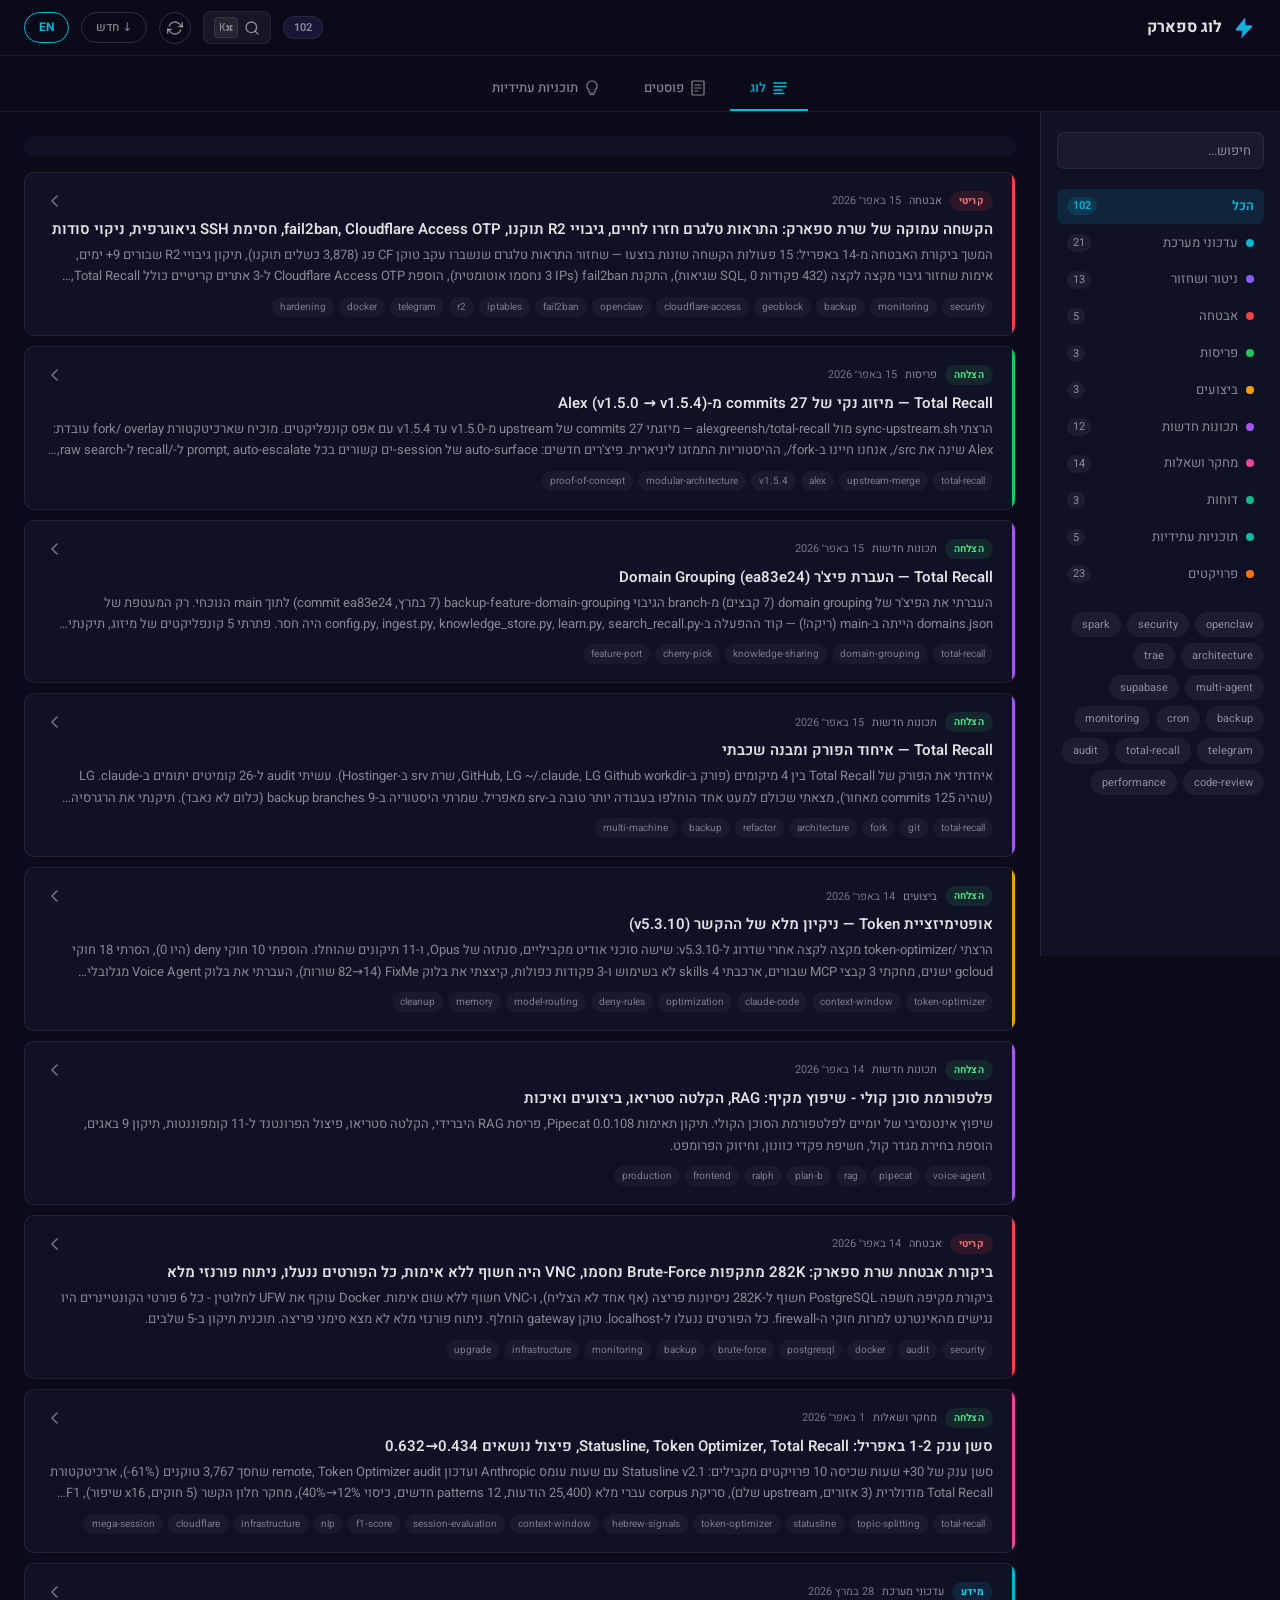
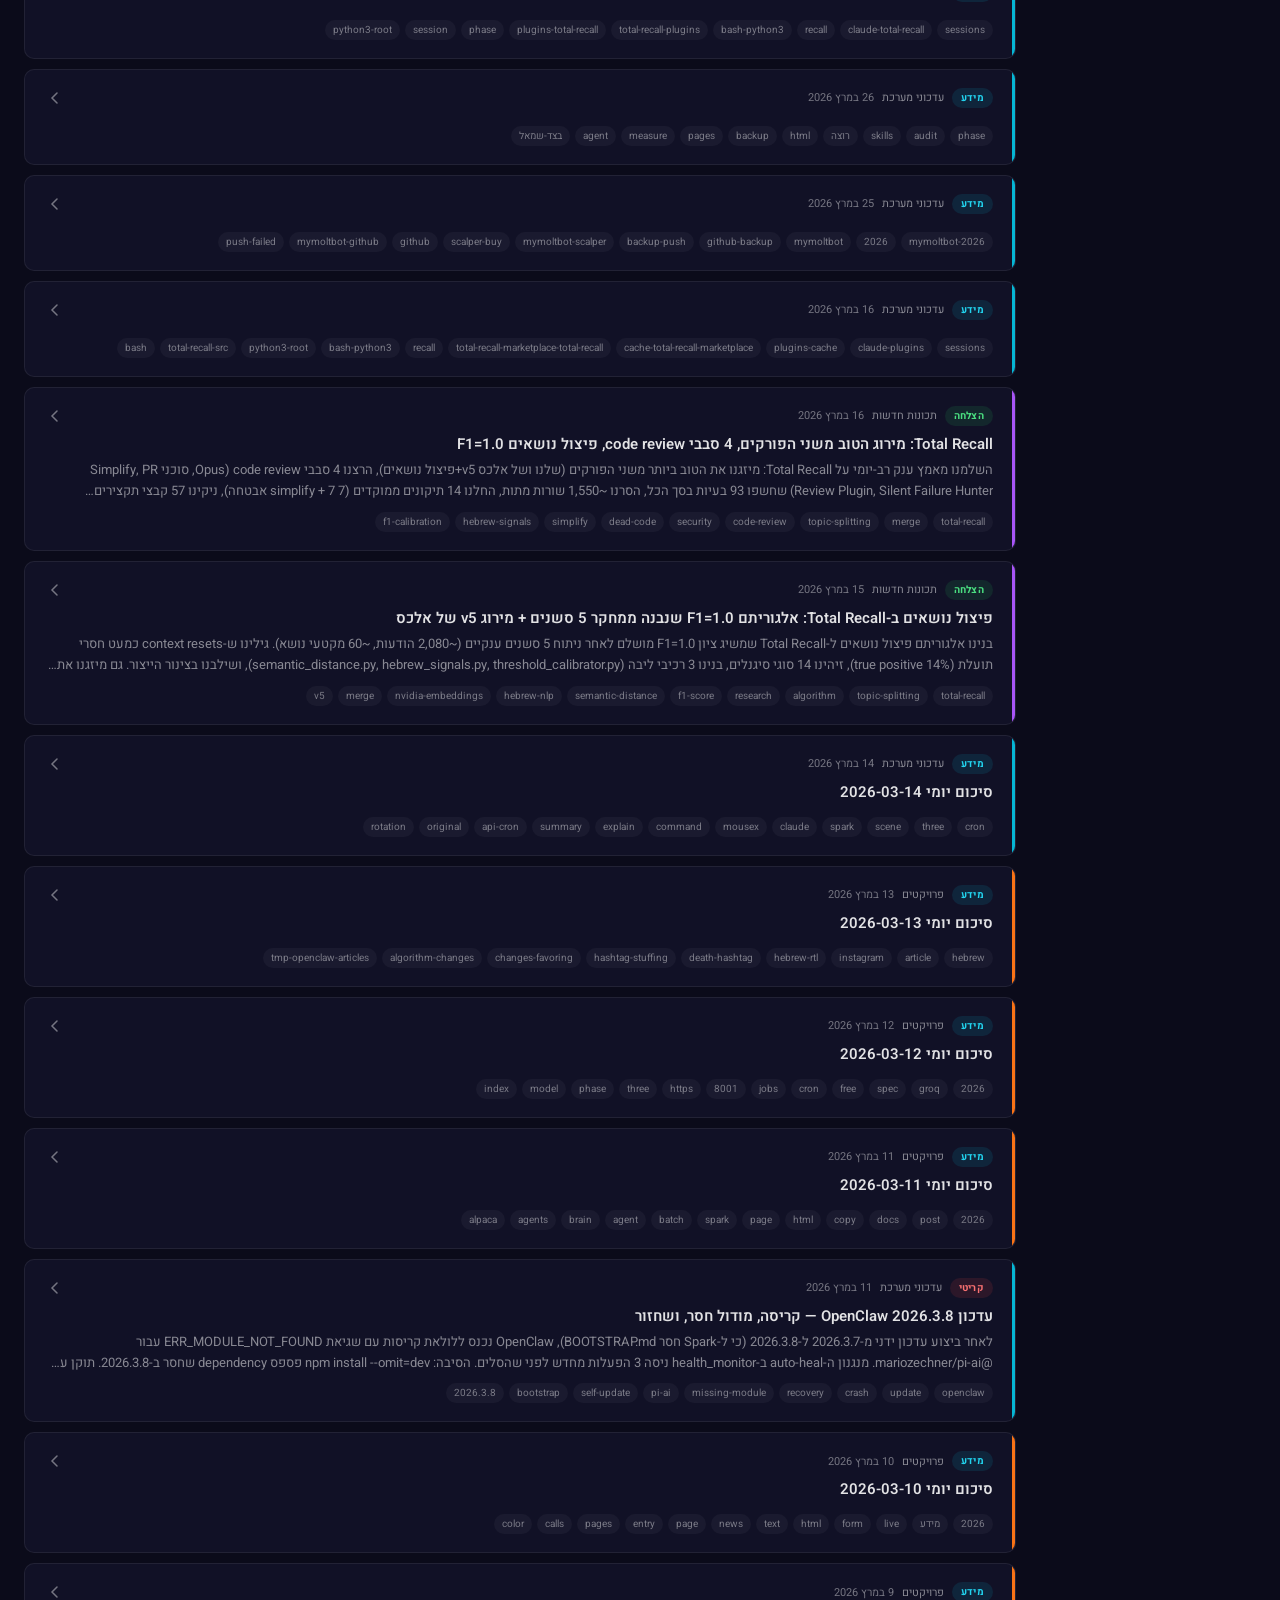
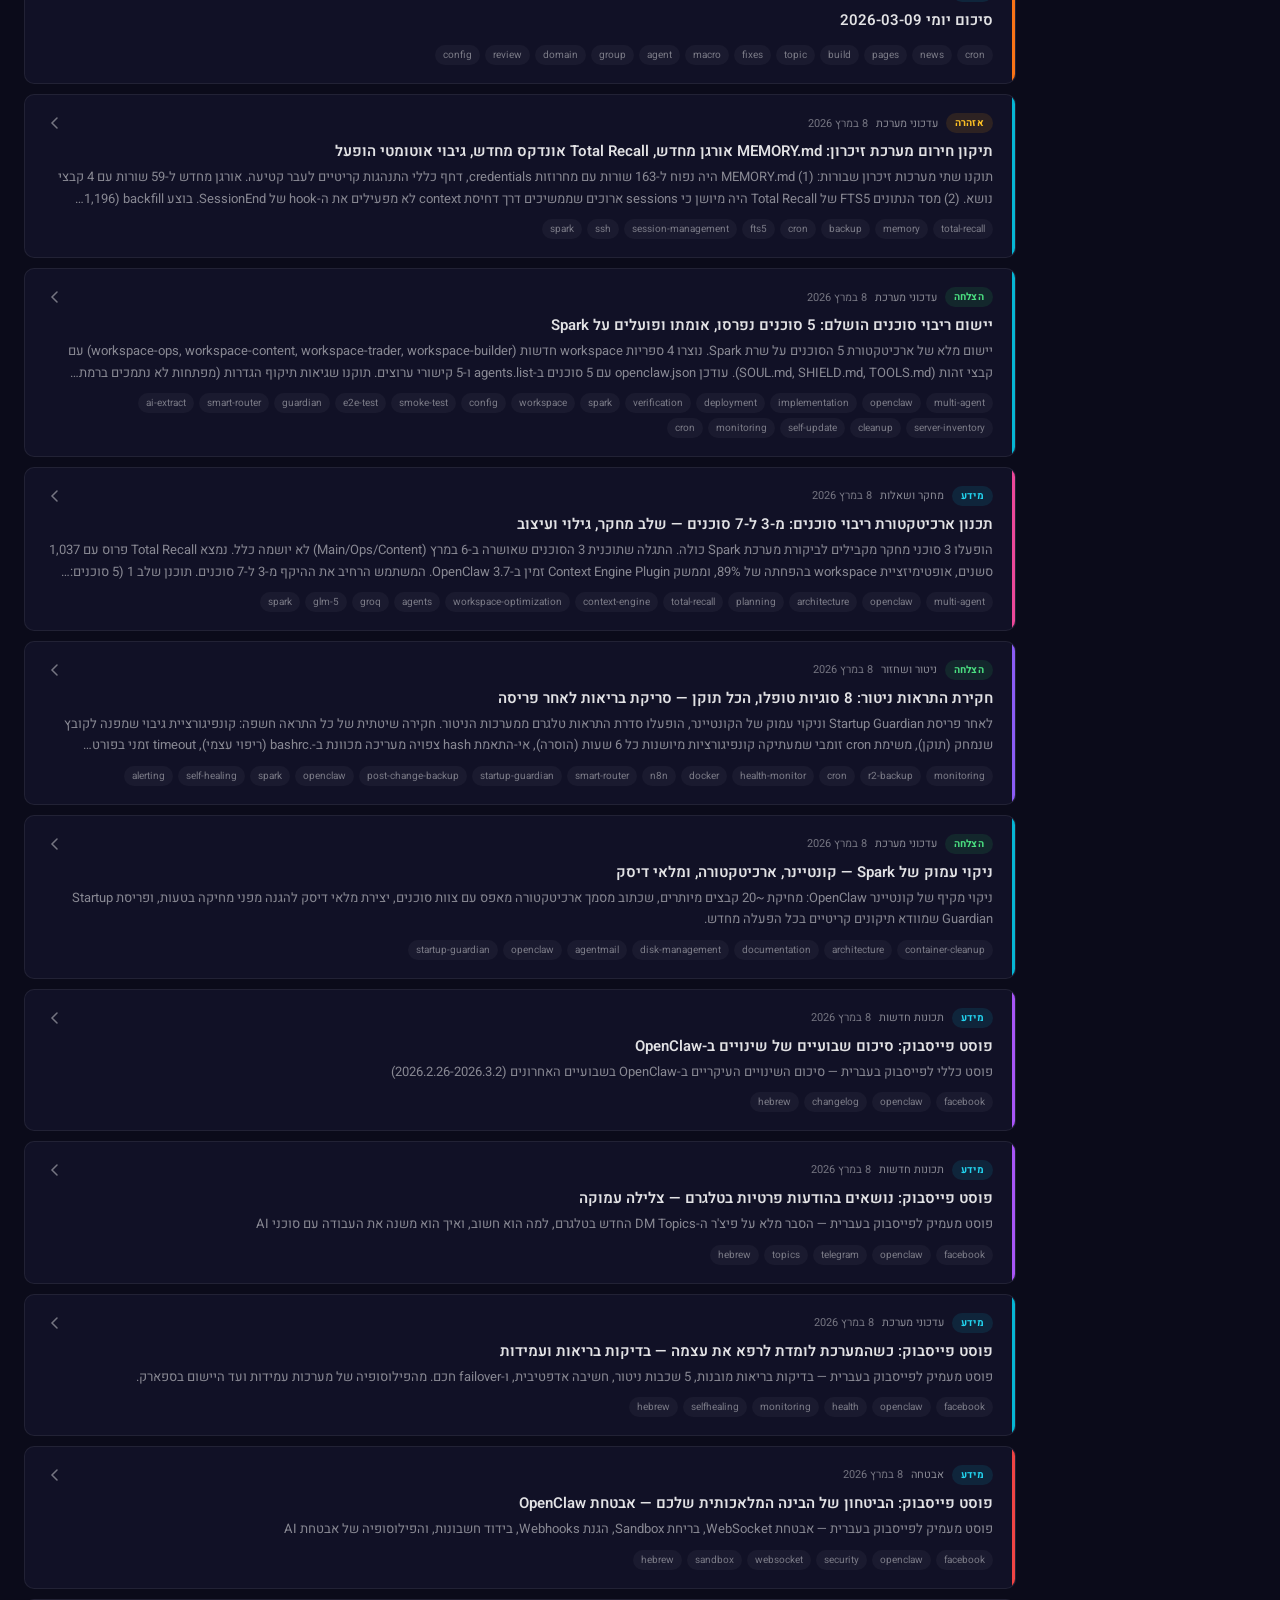
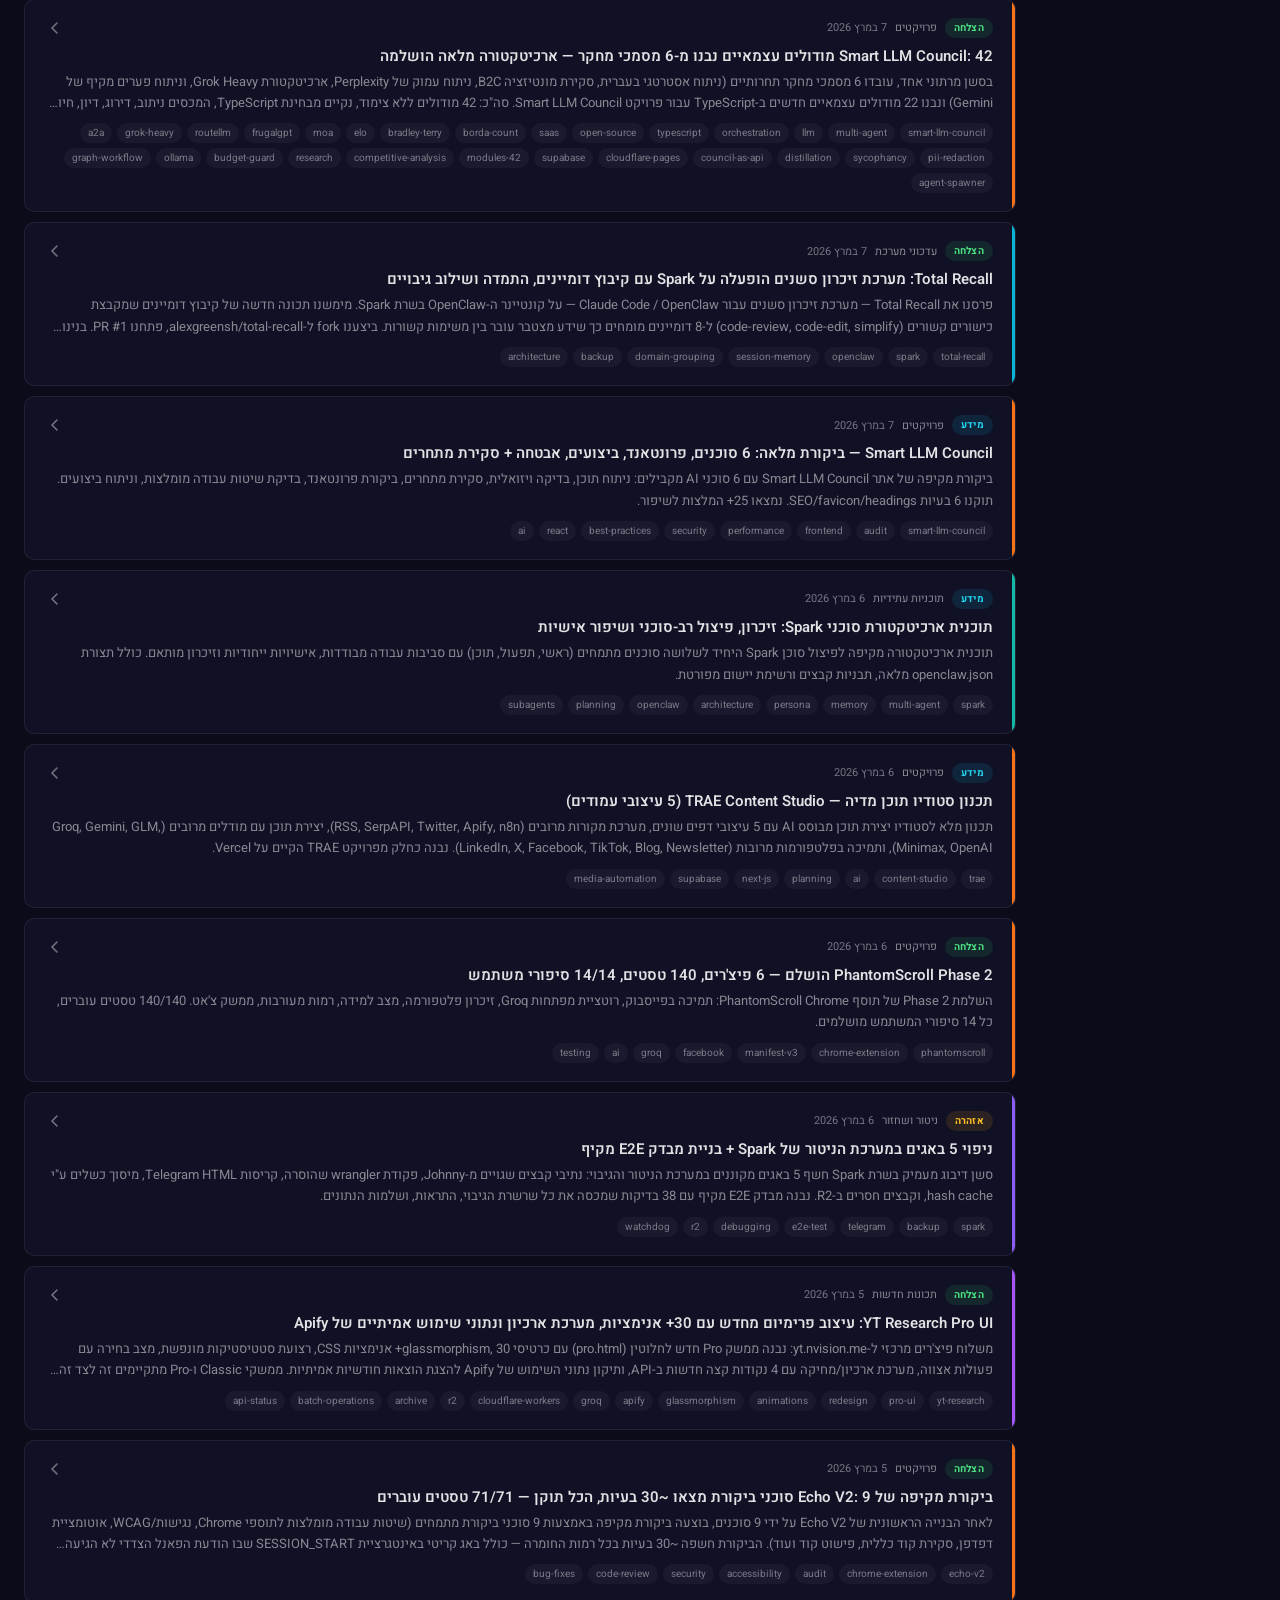
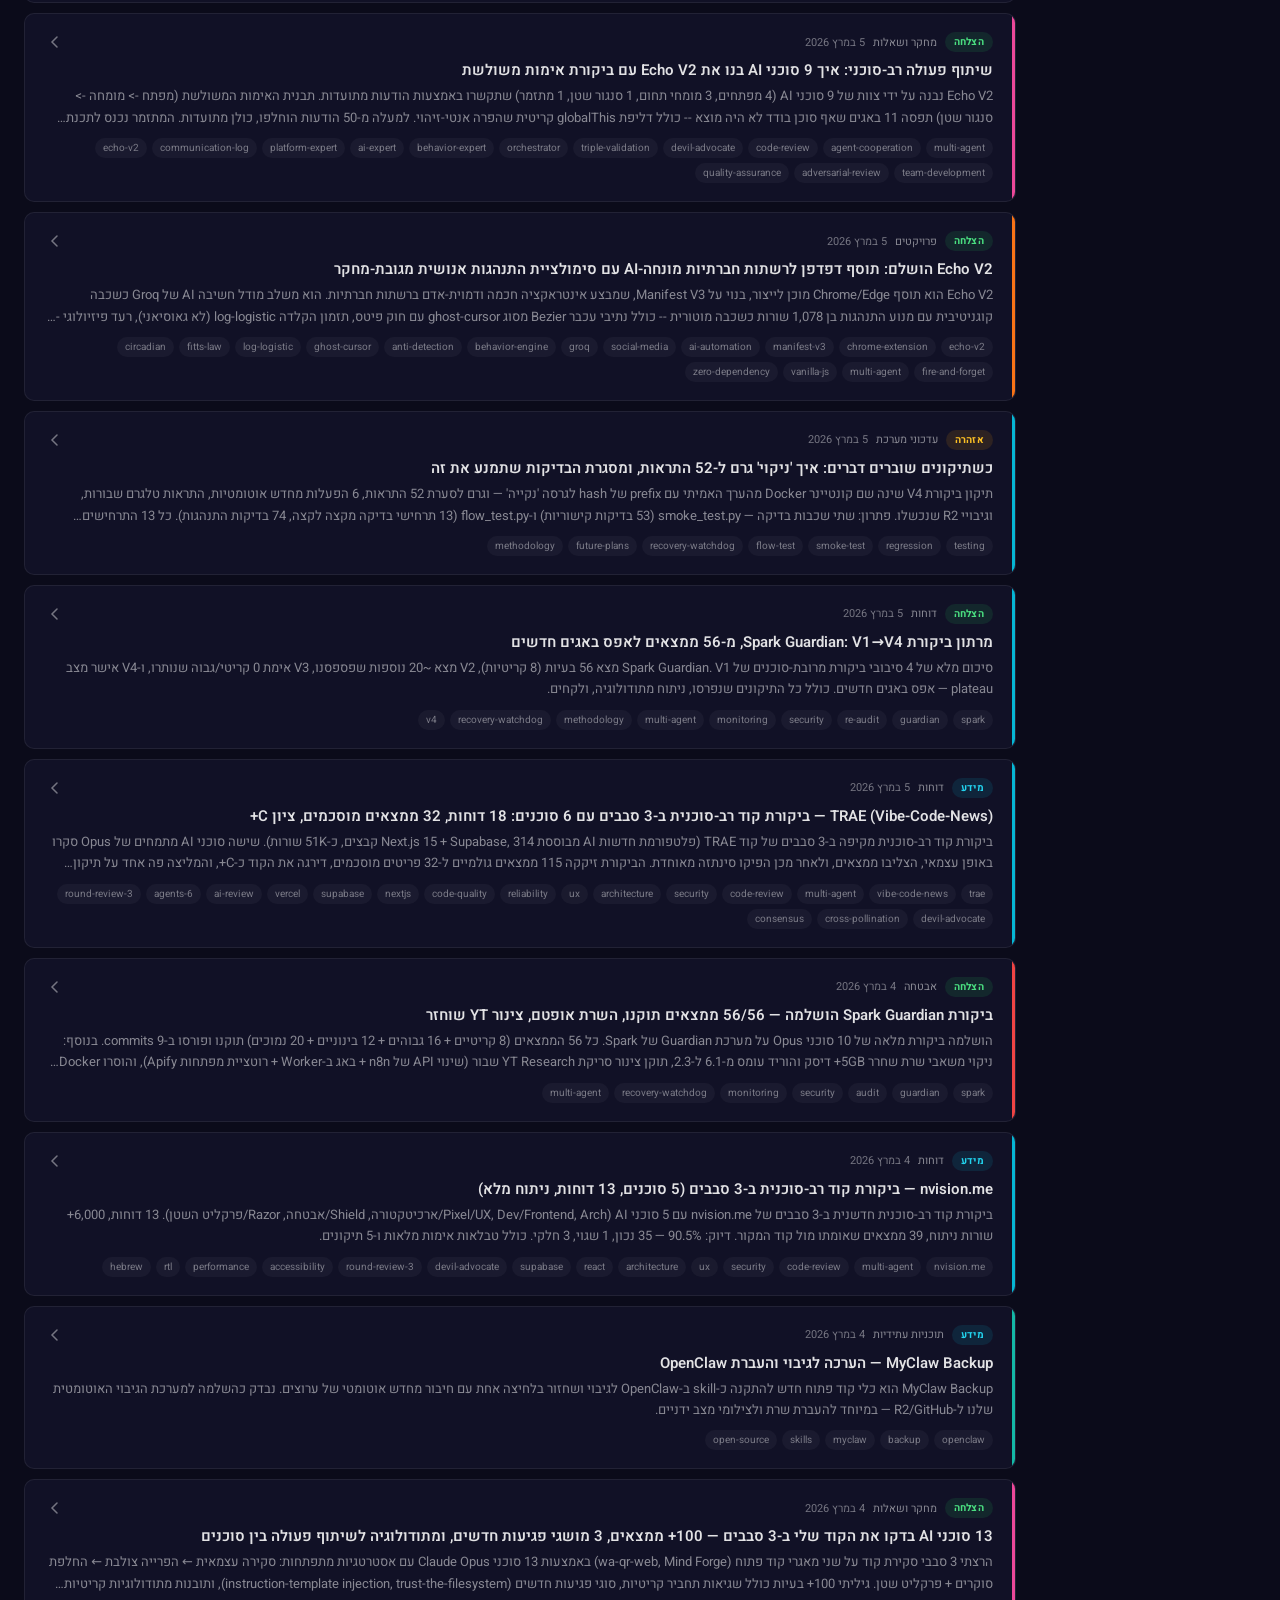
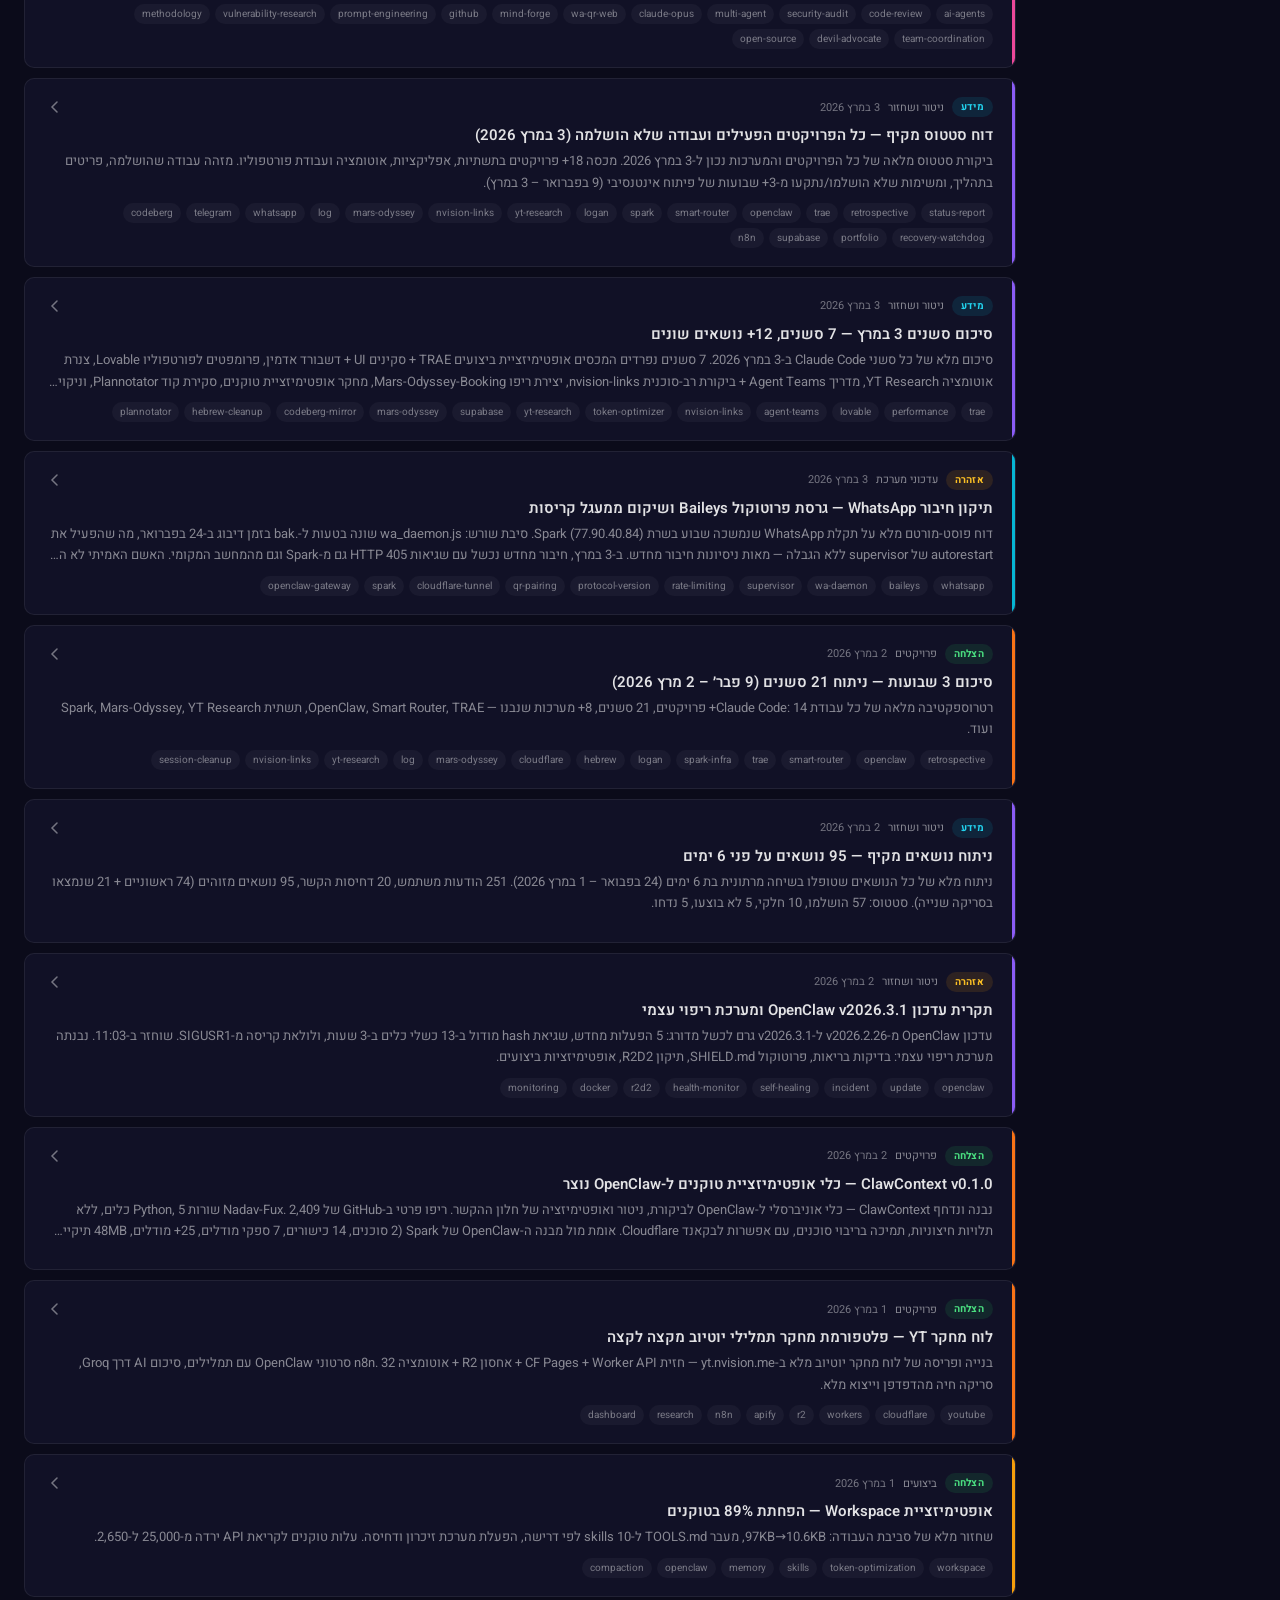
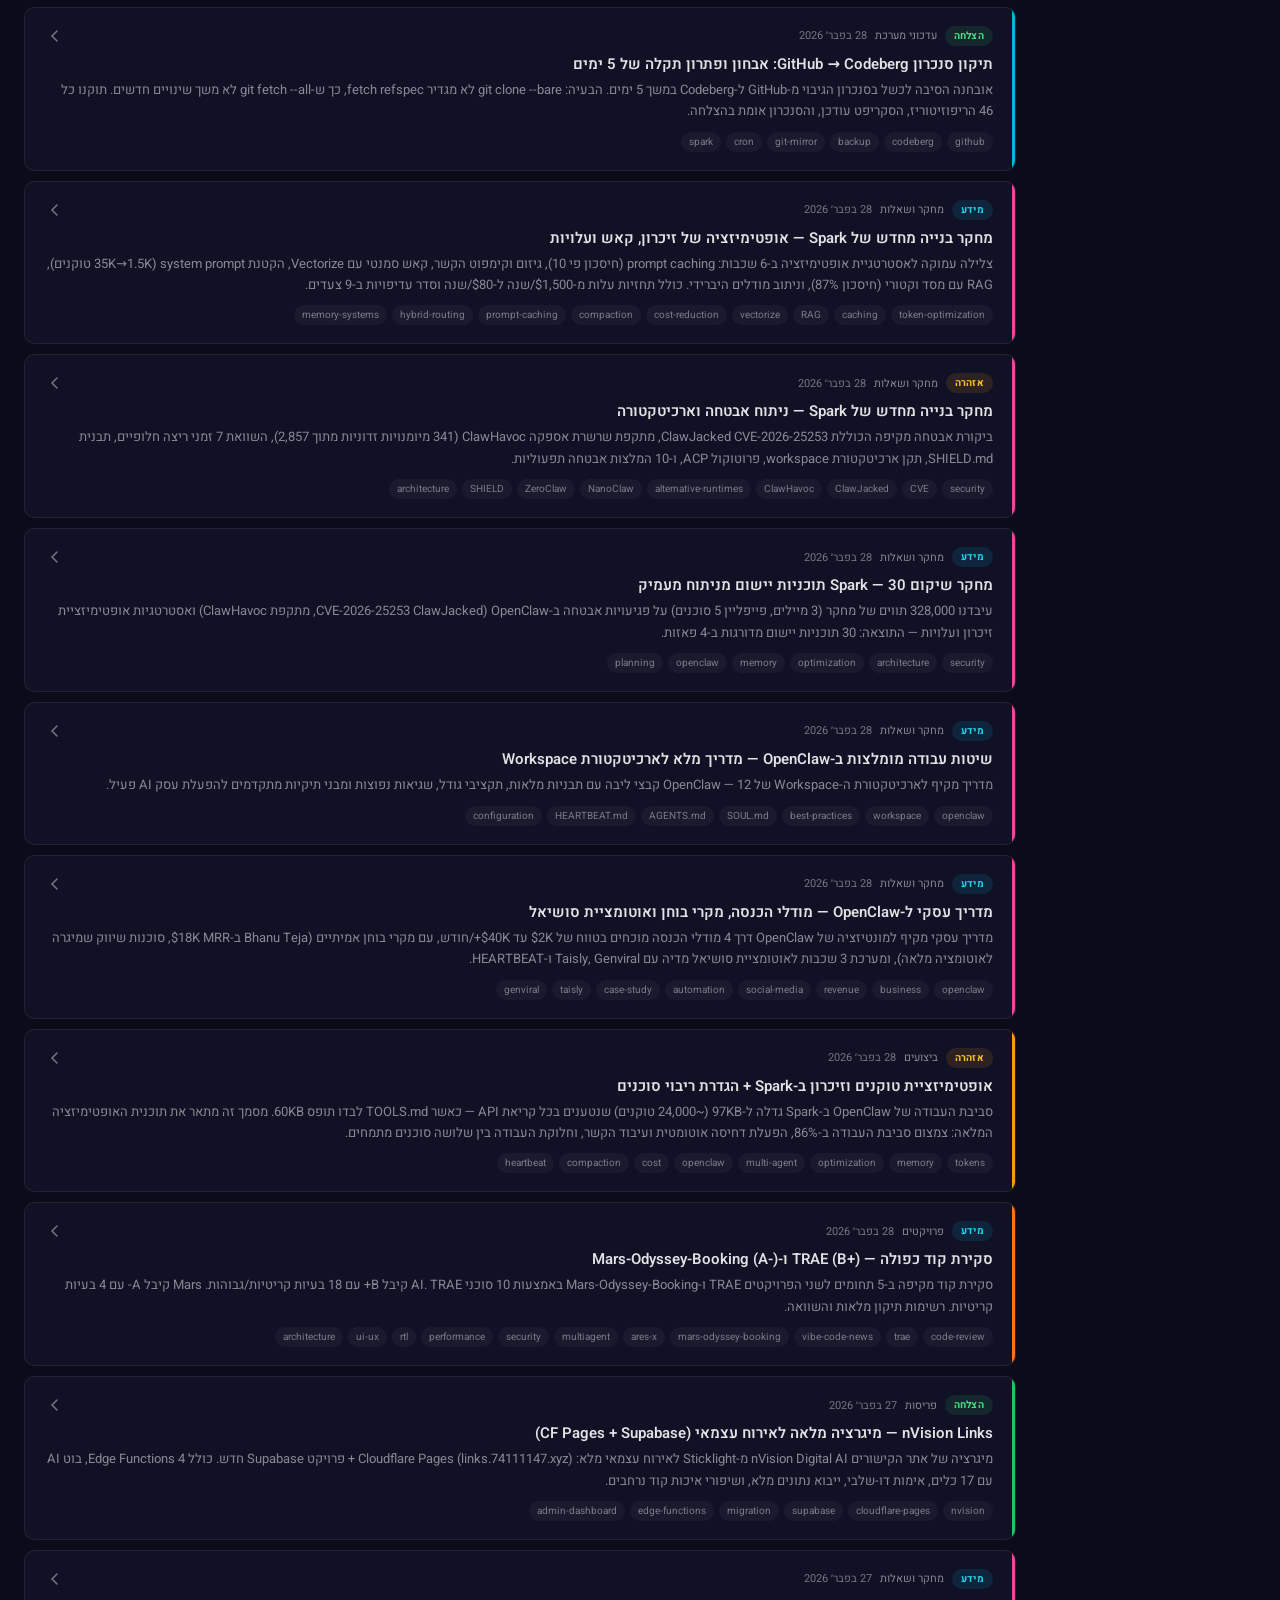
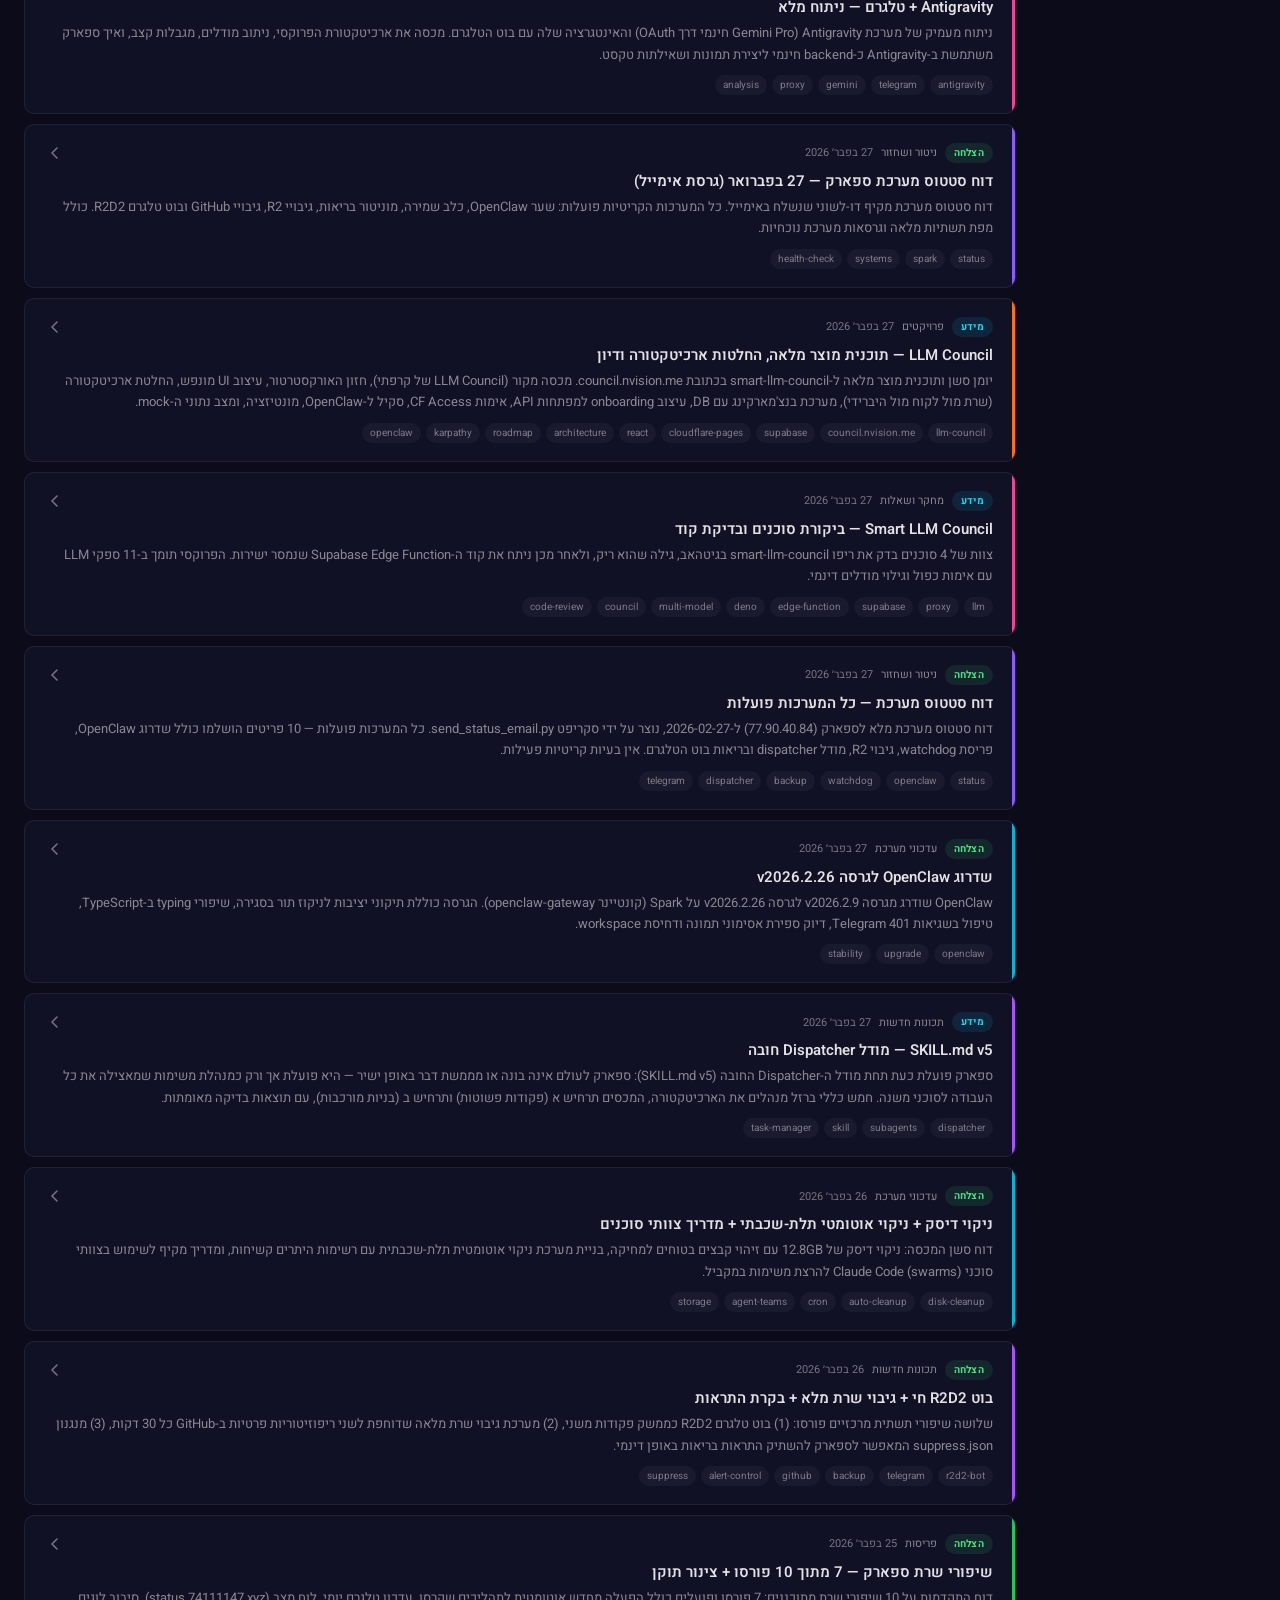
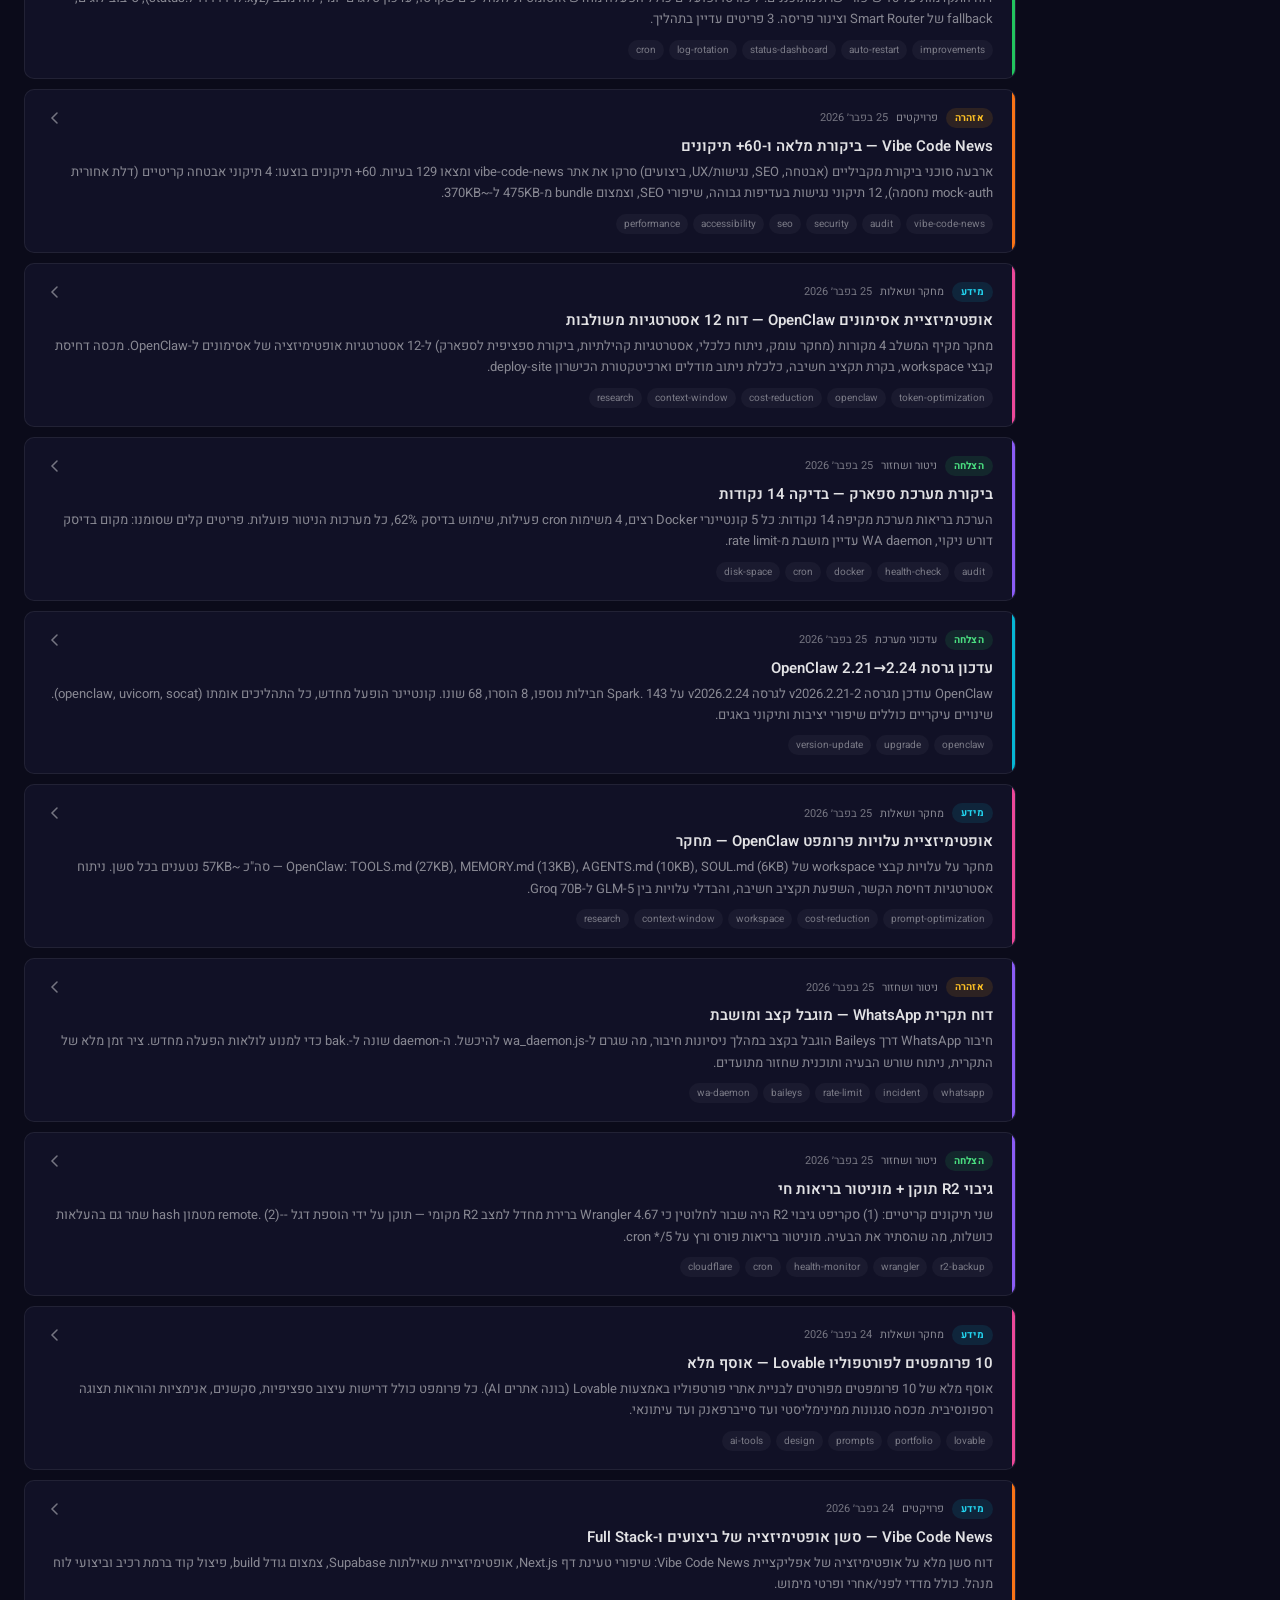
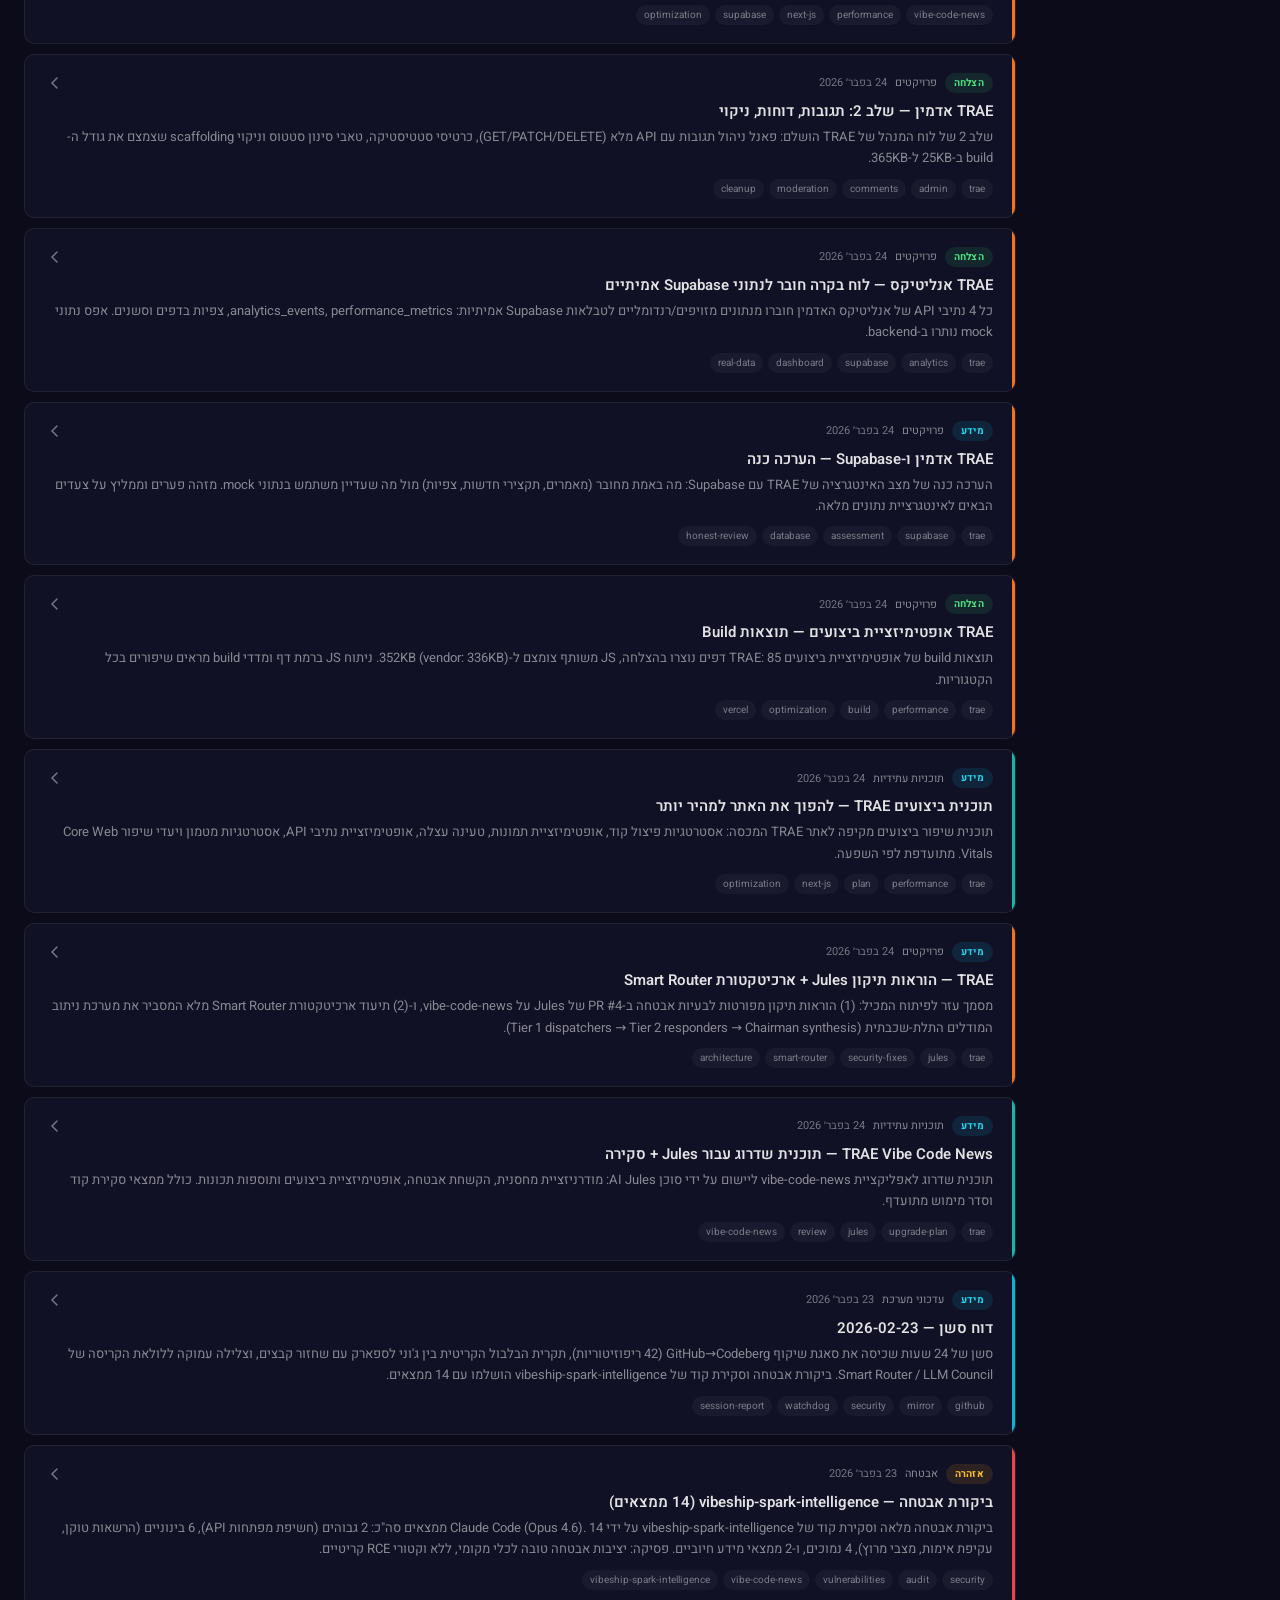
<file: index.html>
<!DOCTYPE html>
<html lang="he" dir="rtl" class="dark">
<head>
  <meta charset="UTF-8">
  <meta name="viewport" content="width=device-width, initial-scale=1.0">
  <meta name="color-scheme" content="dark">
  <meta name="theme-color" content="#0b0b1a">
  <title>Spark Log</title>
  <meta name="description" content="Spark Log — Personal engineering log tracking system operations, deployments, security events, and research insights.">
  <meta name="author" content="Nadav">
  <link rel="canonical" href="https://log.nvision.me">

  <!-- Open Graph -->
  <meta property="og:type" content="website">
  <meta property="og:url" content="https://log.nvision.me">
  <meta property="og:title" content="Spark Log — Engineering Log">
  <meta property="og:description" content="Personal engineering log tracking system operations, deployments, security events, and research insights.">
  <meta property="og:site_name" content="Spark Log">

  <!-- Twitter/X Card -->
  <meta name="twitter:card" content="summary">
  <meta name="twitter:title" content="Spark Log — Engineering Log">
  <meta name="twitter:description" content="Personal engineering log tracking system operations, deployments, security events, and research insights.">

  <link rel="icon" href="assets/favicon.svg" type="image/svg+xml">
  <link rel="preconnect" href="https://fonts.googleapis.com">
  <link rel="preconnect" href="https://fonts.gstatic.com" crossorigin>
  <link href="https://fonts.googleapis.com/css2?family=Heebo:wght@400;500;700&family=Inter:wght@400;500;700&family=JetBrains+Mono:wght@400&display=swap" rel="stylesheet">
  <link rel="stylesheet" href="assets/style.css?v=5">
</head>
<body>

  <a href="#main" class="skip-link">Skip to content</a>

  <header class="header">
    <div class="header-inner">
      <a href="/" class="logo">
        <svg viewBox="0 0 24 24" width="24" height="24" fill="none" aria-hidden="true">
          <path d="M13 2L4.09 12.97A1 1 0 005 14.5h5.5l-1 7.5L19.91 11A1 1 0 0019 9.5h-5.5L13 2z" fill="#06b6d4" stroke="#8b5cf6" stroke-width=".5"/>
        </svg>
        <span class="logo-he">לוג ספארק</span>
        <span class="logo-en">Spark Log</span>
      </a>
      <div class="header-actions">
        <span id="count" class="count" title="Total entries">0</span>
        <button id="search-btn" class="search-btn" type="button" aria-label="Search" title="Search (Ctrl+K)">
          <svg viewBox="0 0 24 24" width="16" height="16" fill="none" stroke="currentColor" stroke-width="2" stroke-linecap="round" stroke-linejoin="round" aria-hidden="true"><circle cx="11" cy="11" r="8"/><line x1="21" y1="21" x2="16.65" y2="16.65"/></svg>
          <kbd class="search-kbd">⌘K</kbd>
        </button>
        <button id="refresh-btn" class="refresh-btn" type="button" aria-label="Refresh" title="Refresh">
          <svg viewBox="0 0 24 24" width="16" height="16" fill="none" stroke="currentColor" stroke-width="2" stroke-linecap="round" stroke-linejoin="round" aria-hidden="true"><path d="M23 4v6h-6"/><path d="M1 20v-6h6"/><path d="M3.51 9a9 9 0 0114.85-3.36L23 10M1 14l4.64 4.36A9 9 0 0020.49 15"/></svg>
        </button>
        <button id="sort-btn" class="sort-btn" type="button" aria-label="↓ חדש">↓ חדש</button>
        <button id="lang-btn" class="lang-btn" type="button" aria-label="Switch to English">EN</button>
      </div>
    </div>
  </header>

  <nav class="section-nav" id="section-nav" aria-label="Sections">
    <button class="section-tab active" data-section="log" aria-pressed="true">
      <svg width="16" height="16" viewBox="0 0 16 16" fill="none" aria-hidden="true"><path d="M2 3h12M2 6.5h12M2 10h8M2 13.5h10" stroke="currentColor" stroke-width="1.3" stroke-linecap="round"/></svg>
      <span class="section-tab-he">לוג</span><span class="section-tab-en">Log</span>
    </button>
    <button class="section-tab" data-section="posts" aria-pressed="false">
      <svg width="16" height="16" viewBox="0 0 16 16" fill="none" aria-hidden="true"><path d="M13 1H3a1 1 0 00-1 1v12a1 1 0 001 1h10a1 1 0 001-1V2a1 1 0 00-1-1zM5 5h6M5 8h6M5 11h3" stroke="currentColor" stroke-width="1.2" stroke-linecap="round"/></svg>
      <span class="section-tab-he">פוסטים</span><span class="section-tab-en">Posts</span>
    </button>
    <button class="section-tab" data-section="ideas" aria-pressed="false">
      <svg width="16" height="16" viewBox="0 0 16 16" fill="none" aria-hidden="true"><path d="M8 1a5 5 0 013 9v1.5a1.5 1.5 0 01-1.5 1.5h-3A1.5 1.5 0 015 11.5V10a5 5 0 013-9zM6 14.5h4" stroke="currentColor" stroke-width="1.2" stroke-linecap="round"/></svg>
      <span class="section-tab-he">תוכניות עתידיות</span><span class="section-tab-en">Future Plans</span>
    </button>
  </nav>

  <div class="layout">
    <aside class="sidebar" id="sidebar">
      <label for="search" class="sr-only">חיפוש רשומות</label>
      <input type="search" id="search" class="search-input" placeholder="חיפוש..." autocomplete="off">
      <nav id="cats" class="cat-nav" aria-label="Categories"></nav>
      <div id="tags" class="tag-cloud" role="list" aria-label="Tags"></div>
    </aside>

    <main class="main" id="main">
      <div id="filters" class="filters" hidden></div>
      <div id="cards" class="cards" aria-live="polite"></div>
      <div id="empty" class="empty" hidden>
        <svg viewBox="0 0 24 24" width="48" height="48" fill="none" stroke="currentColor" stroke-width="1" opacity=".3" aria-hidden="true">
          <circle cx="11" cy="11" r="8"/><line x1="21" y1="21" x2="16.65" y2="16.65"/>
        </svg>
        <p class="empty-title">לא נמצאו רשומות</p>
        <p class="empty-sub">נסה לשנות את החיפוש או הפילטר</p>
      </div>
    </main>
  </div>

  <!-- Detail drawer -->
  <div id="drawer" class="drawer" hidden role="dialog" aria-modal="true" aria-labelledby="drawer-title">
    <div class="drawer-backdrop" id="drawer-backdrop"></div>
    <div class="drawer-panel" id="drawer-panel">
      <button id="drawer-close" class="drawer-close" type="button" aria-label="Close">&times;</button>
      <div id="drawer-head" class="drawer-head"></div>
      <div id="drawer-body" class="drawer-body"></div>
      <button id="drawer-scroll-top" class="drawer-scroll-top" type="button" aria-label="Scroll to top">
        <svg width="16" height="16" viewBox="0 0 16 16" fill="none" aria-hidden="true"><path d="M8 12V4M4 7l4-4 4 4" stroke="currentColor" stroke-width="1.5" stroke-linecap="round" stroke-linejoin="round"/></svg>
      </button>
    </div>
  </div>

  <!-- Search overlay -->
  <div id="search-overlay" class="search-overlay" hidden role="dialog" aria-modal="true" aria-label="Search">
    <div class="search-overlay-backdrop" id="search-overlay-backdrop"></div>
    <div class="search-overlay-box">
      <div class="search-overlay-input-wrap">
        <svg viewBox="0 0 24 24" width="18" height="18" fill="none" stroke="currentColor" stroke-width="2" stroke-linecap="round" stroke-linejoin="round" aria-hidden="true"><circle cx="11" cy="11" r="8"/><line x1="21" y1="21" x2="16.65" y2="16.65"/></svg>
        <input type="search" id="overlay-search" class="overlay-search-input" placeholder="חיפוש בכל הרשומות..." autocomplete="off" spellcheck="false">
        <kbd class="overlay-esc" id="overlay-esc-hint">ESC</kbd>
      </div>
      <div id="overlay-results" class="overlay-results"></div>
    </div>
  </div>

  <script src="assets/app.js?v=5"></script>
</body>
</html>
</file>
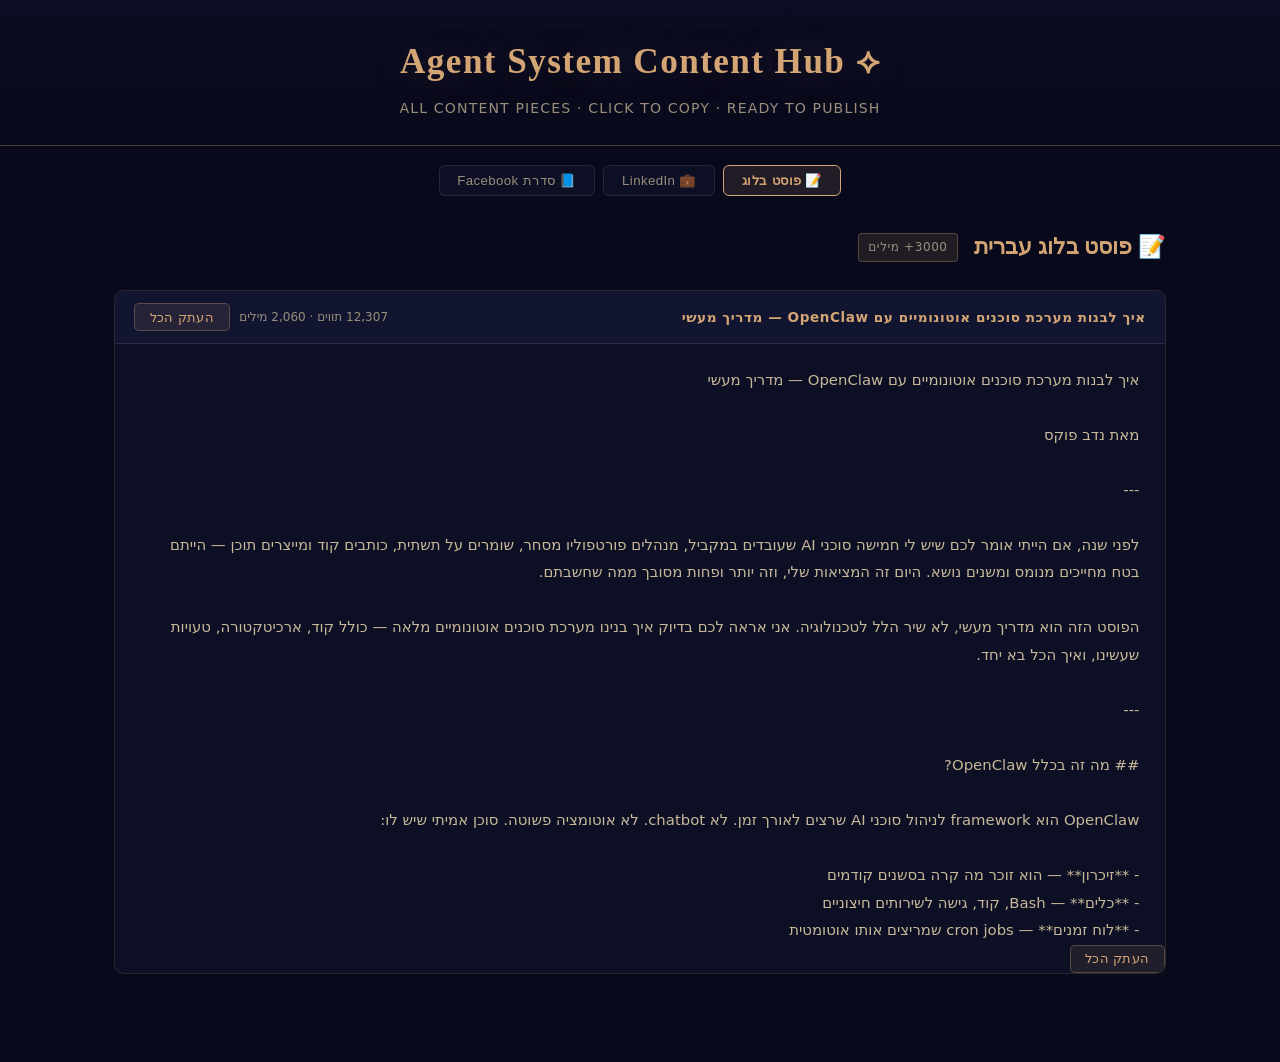
<file: agents/index.html>
<!DOCTYPE html>
<html lang="he" dir="rtl">
<head>
<meta charset="UTF-8">
<meta name="viewport" content="width=device-width, initial-scale=1.0">
<title>Agent System Content Hub</title>
<style>
  *, *::before, *::after { box-sizing: border-box; margin: 0; padding: 0; }

  :root {
    --bg:       #08091a;
    --bg2:      #0d0f24;
    --bg3:      #121530;
    --text:     #c8b89a;
    --text2:    #9a8e7a;
    --brass:    #d4a574;
    --brass2:   #c49060;
    --border:   rgba(212,165,116,0.15);
    --border2:  rgba(212,165,116,0.30);
    --glow:     rgba(212,165,116,0.08);
    --success:  #6db88a;
    --radius:   10px;
  }

  html { scroll-behavior: smooth; }

  body {
    background: var(--bg);
    color: var(--text);
    font-family: system-ui, -apple-system, 'Segoe UI', sans-serif;
    font-size: 16px;
    line-height: 1.7;
    min-height: 100vh;
  }

  /* ── HEADER ─────────────────────────────────────────────── */
  header {
    background: linear-gradient(180deg, #0b0d22 0%, var(--bg) 100%);
    border-bottom: 1px solid var(--border2);
    padding: 2rem 1.5rem 1.5rem;
    text-align: center;
    position: sticky;
    top: 0;
    z-index: 100;
    backdrop-filter: blur(12px);
  }

  header h1 {
    font-family: Georgia, 'Times New Roman', serif;
    font-size: clamp(1.4rem, 4vw, 2.2rem);
    color: var(--brass);
    letter-spacing: 0.04em;
    text-shadow: 0 0 40px rgba(212,165,116,0.25);
    margin-bottom: 0.3rem;
  }

  header p {
    font-size: 0.88rem;
    color: var(--text2);
    letter-spacing: 0.08em;
  }

  /* ── TABS ────────────────────────────────────────────────── */
  .tabs-wrap {
    max-width: 1100px;
    margin: 0 auto;
    padding: 1.2rem 1.5rem 0;
    display: flex;
    gap: 0.5rem;
    flex-wrap: wrap;
    justify-content: center;
  }

  .tab-btn {
    background: var(--bg2);
    color: var(--text2);
    border: 1px solid var(--border);
    border-radius: 6px;
    padding: 0.45rem 1.1rem;
    font-size: 0.83rem;
    cursor: pointer;
    transition: all 0.2s;
    white-space: nowrap;
    letter-spacing: 0.03em;
  }

  .tab-btn:hover { border-color: var(--brass); color: var(--brass); }

  .tab-btn.active {
    background: rgba(212,165,116,0.12);
    border-color: var(--brass);
    color: var(--brass);
    font-weight: 600;
  }

  /* ── CONTENT SECTIONS ──────────────────────────────────── */
  .tab-content { display: none; }
  .tab-content.active { display: block; }

  main {
    max-width: 1100px;
    margin: 0 auto;
    padding: 2rem 1.5rem 4rem;
  }

  /* ── SECTION TITLE ─────────────────────────────────────── */
  .section-header {
    display: flex;
    align-items: center;
    gap: 1rem;
    margin-bottom: 1.5rem;
  }

  .section-header h2 {
    font-family: Georgia, serif;
    font-size: 1.4rem;
    color: var(--brass);
  }

  .badge {
    background: rgba(212,165,116,0.12);
    border: 1px solid var(--border2);
    border-radius: 4px;
    font-size: 0.75rem;
    padding: 0.2rem 0.6rem;
    color: var(--text2);
    letter-spacing: 0.05em;
  }

  /* ── COPY BLOCK ─────────────────────────────────────────── */
  .copy-block {
    background: var(--bg2);
    border: 1px solid var(--border);
    border-radius: var(--radius);
    overflow: hidden;
    margin-bottom: 1.5rem;
    transition: border-color 0.2s;
  }

  .copy-block:hover { border-color: var(--border2); }

  .copy-block-header {
    display: flex;
    align-items: center;
    justify-content: space-between;
    padding: 0.75rem 1.2rem;
    background: var(--bg3);
    border-bottom: 1px solid var(--border);
    gap: 0.5rem;
    flex-wrap: wrap;
  }

  .copy-block-title {
    font-size: 0.85rem;
    color: var(--brass);
    font-weight: 600;
    letter-spacing: 0.04em;
  }

  .copy-block-meta {
    font-size: 0.75rem;
    color: var(--text2);
  }

  .copy-block-meta.warn { color: #e07a5f; }

  .copy-btn {
    background: rgba(212,165,116,0.10);
    color: var(--brass);
    border: 1px solid var(--border2);
    border-radius: 5px;
    padding: 0.35rem 0.9rem;
    font-size: 0.8rem;
    cursor: pointer;
    transition: all 0.2s;
    white-space: nowrap;
    letter-spacing: 0.03em;
  }

  .copy-btn:hover {
    background: rgba(212,165,116,0.20);
    border-color: var(--brass);
  }

  .copy-btn.copied {
    background: rgba(109,184,138,0.15);
    border-color: var(--success);
    color: var(--success);
  }

  .copy-block-body {
    padding: 1.4rem 1.6rem;
    direction: rtl;
    text-align: right;
    font-size: 0.93rem;
    line-height: 1.85;
    color: var(--text);
    white-space: pre-wrap;
    word-break: break-word;
    max-height: 480px;
    overflow-y: auto;
  }

  .copy-block-body.blog { max-height: 600px; }

  .copy-block-body::-webkit-scrollbar { width: 5px; }
  .copy-block-body::-webkit-scrollbar-track { background: transparent; }
  .copy-block-body::-webkit-scrollbar-thumb { background: var(--border2); border-radius: 3px; }

  /* ── FB GRID ────────────────────────────────────────────── */
  .fb-grid {
    display: grid;
    grid-template-columns: repeat(auto-fill, minmax(340px, 1fr));
    gap: 1.2rem;
  }

  .fb-card {
    background: var(--bg2);
    border: 1px solid var(--border);
    border-radius: var(--radius);
    overflow: hidden;
    transition: border-color 0.2s, transform 0.2s;
  }

  .fb-card:hover {
    border-color: var(--border2);
    transform: translateY(-2px);
  }

  .fb-card-header {
    padding: 0.7rem 1rem;
    background: var(--bg3);
    border-bottom: 1px solid var(--border);
    display: flex;
    align-items: center;
    justify-content: space-between;
    gap: 0.5rem;
  }

  .fb-post-num {
    font-size: 0.72rem;
    color: var(--text2);
    background: rgba(212,165,116,0.08);
    border: 1px solid var(--border);
    border-radius: 3px;
    padding: 0.15rem 0.5rem;
    letter-spacing: 0.05em;
  }

  .fb-post-topic {
    font-size: 0.8rem;
    color: var(--brass);
    font-weight: 600;
    flex: 1;
    text-align: right;
  }

  .fb-card-body {
    padding: 1rem 1.1rem;
    direction: rtl;
    text-align: right;
    font-size: 0.87rem;
    line-height: 1.8;
    color: var(--text);
    white-space: pre-wrap;
    word-break: break-word;
    max-height: 300px;
    overflow-y: auto;
  }

  .fb-card-body::-webkit-scrollbar { width: 4px; }
  .fb-card-body::-webkit-scrollbar-thumb { background: var(--border2); border-radius: 2px; }

  .fb-card-footer {
    padding: 0.6rem 1rem;
    border-top: 1px solid var(--border);
    display: flex;
    justify-content: space-between;
    align-items: center;
  }

  .char-count {
    font-size: 0.72rem;
    color: var(--text2);
  }

  /* ── FOOTER ─────────────────────────────────────────────── */
  footer {
    text-align: center;
    padding: 2rem;
    font-size: 0.78rem;
    color: var(--text2);
    border-top: 1px solid var(--border);
    letter-spacing: 0.05em;
  }

  /* ── RESPONSIVE ─────────────────────────────────────────── */
  @media (max-width: 600px) {
    .copy-block-body { padding: 1rem; font-size: 0.88rem; }
    .copy-block-header { gap: 0.5rem; }
    .fb-grid { grid-template-columns: 1fr; }
    header { padding: 1.2rem 1rem 1rem; }
    .tabs-wrap { gap: 0.35rem; }
    .tab-btn { font-size: 0.78rem; padding: 0.4rem 0.8rem; }
  }
</style>
</head>
<body>

<header>
  <h1>⟡ Agent System Content Hub</h1>
  <p>ALL CONTENT PIECES · CLICK TO COPY · READY TO PUBLISH</p>
</header>

<nav class="tabs-wrap">
  <button class="tab-btn active" data-tab="blog" onclick="showTab('blog',this)">📝 פוסט בלוג</button>
  <button class="tab-btn" data-tab="linkedin" onclick="showTab('linkedin',this)">💼 LinkedIn</button>
  <button class="tab-btn" data-tab="facebook" onclick="showTab('facebook',this)">📘 סדרת Facebook</button>
</nav>

<main>

<!-- ═══════════════════════════════════════════════
     TAB 1: BLOG POST
═══════════════════════════════════════════════ -->
<div id="tab-blog" class="tab-content active">
  <div class="section-header">
    <h2>📝 פוסט בלוג עברית</h2>
    <span class="badge">3000+ מילים</span>
  </div>

  <div class="copy-block">
    <div class="copy-block-header">
      <span class="copy-block-title">איך לבנות מערכת סוכנים אוטונומיים עם OpenClaw — מדריך מעשי</span>
      <div style="display:flex;align-items:center;gap:0.6rem;">
        <span class="copy-block-meta" id="blog-chars">מחשב...</span>
        <button class="copy-btn" onclick="copyBlock('blog-text', this)">העתק הכל</button>
      </div>
    </div>
    <div class="copy-block-body blog" id="blog-text">איך לבנות מערכת סוכנים אוטונומיים עם OpenClaw — מדריך מעשי

מאת נדב פוקס

---

לפני שנה, אם הייתי אומר לכם שיש לי חמישה סוכני AI שעובדים במקביל, מנהלים פורטפוליו מסחר, שומרים על תשתית, כותבים קוד ומייצרים תוכן — הייתם בטח מחייכים מנומס ומשנים נושא. היום זה המציאות שלי, וזה יותר ופחות מסובך ממה שחשבתם.

הפוסט הזה הוא מדריך מעשי, לא שיר הלל לטכנולוגיה. אני אראה לכם בדיוק איך בנינו מערכת סוכנים אוטונומיים מלאה — כולל קוד, ארכיטקטורה, טעויות שעשינו, ואיך הכל בא יחד.

---

## מה זה בכלל OpenClaw?

OpenClaw הוא framework לניהול סוכני AI שרצים לאורך זמן. לא chatbot. לא אוטומציה פשוטה. סוכן אמיתי שיש לו:

- **זיכרון** — הוא זוכר מה קרה בסשנים קודמים
- **כלים** — Bash, קוד, גישה לשירותים חיצוניים
- **לוח זמנים** — cron jobs שמריצים אותו אוטומטית
- **ערוצי תקשורת** — Telegram, WhatsApp, Email
- **יכולת ליצור סוכנים נוספים** — subagents שמבצעים משימות בתוך הסשן

הבסיס של OpenClaw הוא קובץ אחד: `openclaw.json`. שם מגדירים הכל.

---

## ארכיטקטורת המערכת שלנו

אצלנו יש כיום 5 סוכנים פעילים, כל אחד עם אחריות ברורה:

**Spark** — הסוכן הראשי. מטפל בבקשות כלליות, מנהל פרויקטים, עונה על שאלות. הוא ה"מנהל" של המערכת.

**R2-Guard** — שומר הנתונים. מנטר את ה-R2 buckets של Cloudflare, מוודא שאין נתונים שנפגעו, מדווח על אנומליות. רץ כל שעה.

**Spark Trader** — הסוכן שמנהל פורטפוליו מסחר של מיליון דולר על הנייר. 7 cron jobs, 6 אסטרטגיות. זה יקבל פרק שלם בהמשך.

**Spark Dev** — מתמחה בקוד. כשיש משימת פיתוח רצינית, Spark מעביר אותה ל-Dev שמתמקד רק בקוד ולא מתבלבל.

**Spark Creative** — תוכן ועיצוב. פוסטים, סקריפטים, רעיונות. הוא "חושב" אחרת מ-Dev.

למה לחלק? כי סוכן שעושה הכל טוב בשום דבר. התמחות = עמוקות. כל סוכן יש לו system prompt שמכוון אותו לתחום שלו, כלים רלוונטיים, וזיכרון נפרד שלא מתערבב עם השאר.

---

## הקמת הסביבה — openclaw.json

כל סוכן מוגדר בתיקייה משלו. המבנה הבסיסי:

```
/agents/
  spark/
    openclaw.json
    bootstrap.md
    memory/
  spark-trader/
    openclaw.json
    bootstrap.md
    memory/
```

קובץ openclaw.json לסוכן בסיסי נראה ככה:

```json
{
  "name": "Spark",
  "model": "claude-opus-4-5",
  "workspace": "/workspace/spark",
  "bootstrapFile": "bootstrap.md",
  "bootstrapMaxChars": 12000,
  "channels": {
    "telegram": {
      "token": "BOT_TOKEN_HERE",
      "chatId": "CHAT_ID_HERE"
    }
  },
  "crons": [
    {
      "schedule": "0 * * * *",
      "task": "הרץ בדיקת בריאות — בדוק שכל הסרוויסים עולים, דווח בטלגרם אם יש בעיות"
    }
  ],
  "allowAgents": true,
  "tools": ["bash", "read", "write", "edit"]
}
```

הנה המפתחות שחשוב להבין:

### bootstrapFile ו-bootstrapMaxChars

קובץ ה-bootstrap הוא ה"זיכרון" הפרמננטי של הסוכן. כל פעם שהסוכן מתחיל סשן, הוא קורא את הקובץ הזה קודם. זה המקום שם שומרים:

- מי הסוכן, מה האחריות שלו
- credentials ושמות שרתים
- החלטות ארכיטקטורה שצריך לזכור
- לינקים לדוקומנטציה
- כללים קריטיים ("לעולם אל תמחק נתונים מ-production בלי אישור")

`bootstrapMaxChars` קובע כמה תווים לקרוא מהקובץ. עצה: שמרו אותו ב-12,000-15,000 תווים מקסימום. יותר מזה — הסוכן מתחיל "לאבד" מהקשר שימושי.

### allowAgents

זה הדבר שמאפשר לסוכן ליצור subagents. **חשוב מאוד:** `allowAgents: true` חייב להיות ברמת הרות של ה-JSON, לא בתוך שדה אחר. טעינו בזה בהתחלה ותהינו למה subagents לא עובדים.

---

## מערכת הסובאגנטים

כשסוכן ראשי מקבל משימה מורכבת, הוא יכול לפצל אותה. דוגמה אמיתית מהמערכת שלנו:

**בקשה לסוכן Spark:** "תנתח את הביצועים של כל הסטרטגיות ותכין דוח מפורט"

**מה Spark עושה:**
1. יוצר subagent בשם "AnalysisWorker"
2. נותן לו גישה לנתוני המסחר
3. מגדיר לו משימה ספציפית: "קרא את הלוגים, חשב P&L לכל אסטרטגיה, החזר JSON"
4. מקבל את התוצאה
5. יוצר subagent שני: "ReportWriter"
6. נותן לו את ה-JSON + מגדיר: "כתוב דוח מפורט בעברית עם גרפים ASCII"

זה sessions_spawn בפעולה. הסוכן הראשי הוא המנהל, הsub-agents הם הצוות.

**שליטה על עומק:**
בקובץ ה-JSON אפשר להגדיר `maxAgentDepth: 2` — כלומר, subagent יכול ליצור sub-subagent, אבל לא מעבר לכך. זה מונע רקורסיה לא מבוקרת שאוכלת context וכסף.

**הדרכה לsubagent:**
כשסוכן ראשי יוצר subagent, הוא מעביר לו context מינימלי. **ברירת המחדל: הsubagent מתחיל סשן נקי** — בלי הזיכרון של הסוכן הראשי. זה בדיוק כמו שרצינו: הsubagent מקבל רק את מה שצריך לו למשימה הספציפית, לא את כל ה"אנציקלופדיה" של הסוכן הראשי.

---

## ניתוב ערוצים — Telegram, WhatsApp ועוד

לכל סוכן יכולים להיות מספר ערוצי תקשורת. המשמעות הפרקטית: אתם יכולים "לדבר" עם הסוכן דרך Telegram, הוא יכול לשלוח דוחות ל-WhatsApp, ולשלוח email עם תוצאות.

קונפיגורציה לסוכן עם מספר ערוצים:

```json
{
  "channels": {
    "telegram": {
      "token": "BOT_TOKEN",
      "chatId": "PERSONAL_CHAT",
      "allowIncoming": true
    },
    "whatsapp": {
      "apiKey": "WA_API_KEY",
      "phone": "+972-xxx-xxxxxxx",
      "incomingOnly": false
    },
    "email": {
      "from": "agent@yourdomain.com",
      "to": "you@yourdomain.com",
      "provider": "agentmail"
    }
  }
}
```

**routing logic** — לאיזה ערוץ שולחים מה:
- התראות דחופות → Telegram (מגיע מיידית עם push)
- דוחות יומיים מפורטים → Email (יש מקום להכל)
- עדכונים שוטפים על מסחר → Telegram
- הודעות מאנשים שיש להם רק WhatsApp → WhatsApp

בסוכן Spark Trader, הגדרנו priority: כל alert שרמת הסיכון שלו מעל 7 (מתוך 10) הולך גם לטלגרם וגם לאימייל. כל השאר — טלגרם בלבד.

---

## Cron Jobs — האוטומציה שמחזיקה הכל

זה אחד הדברים הכי עוצמתיים ב-OpenClaw. אתם מגדירים לוח זמנים, והסוכן מתחיל לעבוד לבד.

הנה מדריך ה-cron syntax (זהה ל-Unix standard):

```
┌─────────── דקות (0-59)
│  ┌──────── שעות (0-23)
│  │  ┌───── ימי חודש (1-31)
│  │  │  ┌── חודשים (1-12)
│  │  │  │  ┌─ ימי שבוע (0=ראשון, 6=שבת)
│  │  │  │  │
*  *  *  *  *
```

דוגמאות:
- `0 8 * * 1-5` — כל יום חול ב-8:00 בבוקר
- `*/30 9-17 * * 1-5` — כל 30 דקות בין 9-17 בימי חול
- `0 0 * * 0` — כל ראשון בחצות (דוח שבועי)
- `*/5 * * * *` — כל 5 דקות (heartbeat)

---

## Spark Trader — הסוכן שמנהל מיליון דולר

בואו נדבר על הסוכן הכי מורכב שלנו. Spark Trader הוא אובזרבטוריית מסחר אוטונומית שמנהלת פורטפוליו נייר של מיליון דולר.

### 6 אסטרטגיות מקבילות:

**1. Momentum Breakout** — מזהה פריצות טכניות בנפח גבוה. מחפש breakout מעל resistance עם Volume Ratio > 2. Lookback: 20 ימים.

**2. Mean Reversion** — עובד עם RSI נמוך מ-30 על מניות שנמצאות ב-uptrend. מחכה לנר reversal לפני כניסה.

**3. Sector Rotation** — עוקב אחרי תזרים כסף בין סקטורים. כשסקטור מקבל in-flow חזק, הוא קונה את המניות החזקות בו.

**4. Options Flow** — עוקב אחרי unusual options activity. כשיש רכישות call גדולות שלא מוסברות, הוא מסמן לבדיקה.

**5. Crypto-Equity Correlation** — מנצל קורלציות בין BTC/ETH לבין מניות tech. כשהביטקוין זז לפני הSP500, הסוכן מנסה להרוויח מהreaction.

**6. News Sentiment** — מנתח headlines ו-earnings transcripts. מחפש discrepancy בין sentimment לבין ריאקציה של המחיר.

### 7 Cron Jobs:

```json
"crons": [
  {
    "schedule": "0 8 * * 1-5",
    "task": "Pre-market scan — בדוק גאפים גדולים, earnings היום, חדשות מהלילה. הכן watchlist."
  },
  {
    "schedule": "30 9 * * 1-5",
    "task": "פתיחת שוק — נתח את 15 הדקות הראשונות, זהה direction, עדכן כל אסטרטגיה."
  },
  {
    "schedule": "*/30 10-15 * * 1-5",
    "task": "עדכון שוטף — בדוק עמדות פתוחות, רמות stop-loss, הזדמנויות חדשות בכל אסטרטגיה."
  },
  {
    "schedule": "0 16 * * 1-5",
    "task": "סגירת שוק — סכם יום מסחר, חשב P&L, עדכן דוח בלוג ה-Brain."
  },
  {
    "schedule": "0 20 * * 1-5",
    "task": "ניתוח אחה\"צ — options flow, after-hours news, הכנה ליום המחרת."
  },
  {
    "schedule": "0 10 * * 0",
    "task": "דוח שבועי — ביצועים vs benchmark, ניתוח כל אסטרטגיה, המלצות."
  },
  {
    "schedule": "0 6 1 * *",
    "task": "דוח חודשי — P&L מפורט, attribution analysis, עדכון פרמטרים."
  }
]
```

המסחר הוא נייר — אבל הניתוח אמיתי. הסוכן משתמש ב-real-time data, מחשב כמו שצריך, ולומד. זה sandbox שמלמד אותנו האם הלוגיקה עובדת לפני שנשים כסף אמיתי.

---

## ה-Brain Page — ויזואליזציה של תהליך החשיבה

אחד הדברים הכי מרשימים במערכת הוא ה-Brain Page. זה דף שמציג בזמן אמת (או כמעט) מה הסוכנים חושבים.

### איך זה עובד:

1. כל סשן של סוכן מסתיים בכתיבת "journal entry" — סיכום מה נעשה, מה הוחלט, מה ייעשה הבא
2. ה-journal entries נשמרים ב-R2 (Cloudflare Object Storage)
3. ה-Brain Page קורא את הentries ומציג אותם כ"מחשבות"
4. יש timeline, יש פילוח לפי סוכן, יש sentiment analysis של ה"מחשבות"

### מה אפשר לראות ב-Brain:

- **Thinking Stream** — רצף של מחשבות בזמן אמת
- **Decision Points** — כל פעם שסוכן קיבל החלטה משמעותית (למה כן, למה לא)
- **Anomaly Flags** — כשמשהו יצא מן הרגיל והסוכן הסתכל עליו פעמיים
- **Trade Rationale** — לכל עמדה שנפתחה, יש הסבר מפורט למה
- **Strategy Performance Heatmap** — ויזואליזציה של איזו אסטרטגיה מביאה ביצועים

ה-Brain Page הפך לאחת הדרכים הכי טובות שלנו לdebug סוכנים. כשהסוכן קיבל החלטה מוזרה, אני פותח את ה-Brain וקורא את תהליך החשיבה שלו. לרוב — ברגע שרואים את ה"מחשבה" בשלמותה — מבינים למה הוא הגיע לשם.

---

## טיפים וטעויות (Gotchas)

אחרי חודשים של עבודה עם OpenClaw, הנה הדברים שהייתי רוצה שמישהו יאמר לי מראש:

### 1. allowAgents — מיקום קריטי

כבר ציינתי את זה, אבל שווה לחזור: `allowAgents: true` חייב להיות ברמה הראשונה של ה-JSON. אם תשמו אותו בתוך `settings` או `advanced`, הוא פשוט לא יעבוד בשקט. הסוכן לא יקרוס, הוא פשוט לא יוכל ליצור subagents וזה יוצר bugs שקשה לאתר.

### 2. bootstrapMaxChars — אל תגזימו

ניסינו לתת לסוכן bootstrap של 50,000 תווים. המטרה הייתה "ככל שיזכור יותר, יפעל יותר טוב". התוצאה הייתה הפוכה. הסוכן קרא הכל, ואז context window שלו היה כמעט מלא לפני שהתחיל לעבוד בכלל. הגענו ל-12,000-15,000 תווים כnorm. מה שלא נכנס — הולך למערכת נפרדת של semantic memory.

### 3. Subagent Context — הזהרו מ"telephone game"

כשסוכן ראשי מעביר הוראות לsubagent, הוא לפעמים מסכם ומפשט. אם ההפשטה לא מדויקת, ה-subagent עושה משהו שונה ממה שרצינו. הפתרון: **כתבו את הprompt לsubagent בצורה explicit ומדויקת**, לא "עשה מה שסיפרתי לך" אלא הכל מפורש.

### 4. Rate Limits ו-Budget

אחרי שבוע ראשון, קיבלנו חשבון שלא ציפינו לו. הבעיה: cron job שרץ כל 5 דקות, ובכל פעם יצר 3 subagents שכל אחד הריץ cron משלו. ריבוי שגיאתי. הגדרנו `budgetLimit` חודשי ו-alert כשמגיעים ל-80%. היום יש לנו גם circuit breaker — אם בשעה אחת הוצאנו יותר מ-X דולרים, הcrons עוצרים ומחכים לאישור ידני.

### 5. Idempotency — כל cron חייב לסבול ריצה כפולה

לפעמים cron רץ פעמיים (edge case, network timeout). הסוכן שלכם חייב להיות idempotent — לא לשכפל פעולות. לפני כל פעולה: "האם כבר עשיתי את זה היום?" בדקו לפי timestamp, flag בקובץ, state ב-R2.

### 6. אל תסמכו על הזיכרון של הסוכן

הזיכרון בין סשנים עובד, אבל הוא לא מושלם. החלטות קריטיות — כתבו אותן גם לקובץ, גם לlogger חיצוני, גם לemail. סוכן שה"זיכרון" שלו נפגם (קובץ פגום, context שנחתך) צריך להיות מסוגל לפעול מה-defaults בלי להתרסק.

---

## תצוגת הצינור — איך הכל מתחבר

בואו נסכם את ה-flow המלא ב-happy path:

```
משתמש כותב לטלגרם → Spark מקבל הודעה
    ↓
Spark מנתח את הבקשה
    ↓
אם פשוט → מטפל לבד
אם מורכב → יוצר subagent מתמחה
    ↓
Subagent מבצע משימה → מחזיר תוצאה
    ↓
Spark מסכם ושולח תשובה לטלגרם
    ↓
כותב journal entry לBrain
    ↓
Brain Page מתעדכן
```

בפרלל — הcrons רצים:
```
Cron timer מופעל
    ↓
Spark Trader מתעורר
    ↓
קורא bootstrap + זיכרון אחרון
    ↓
מבצע scan, ניתוח, החלטות
    ↓
מעדכן עמדות בפורטפוליו נייר
    ↓
שולח דוח לטלגרם + Brain
    ↓
נרדם עד ה-cron הבא
```

---

## כשמתחילים — צעד אחר צעד

אם אתם רוצים לבנות מערכת דומה, הנה הסדר המומלץ:

**שלב 1: סוכן אחד, משימה אחת**
אל תתחילו עם 5 סוכנים. תבנו סוכן אחד שעושה דבר אחד טוב. למשל: סוכן שכל בוקר שולח לכם דוח קצר על emails שלא ענתם עליהם. פשוט, בר-מדידה.

**שלב 2: הוסיפו cron**
כשהסוכן עובד ידנית, תתנו לו cron קטן. ראו שהוא מתנהג כמצופה כשרץ אוטומטית.

**שלב 3: bootstrap file**
תכתבו את ה"זיכרון הפרמננטי" — מי הסוכן, מה הכללים שלו, מה הוא אף פעם לא עושה.

**שלב 4: ערוץ תקשורת**
תוסיפו טלגרם בוט. פתאום הסוכן שלכם שולח לכם הודעות. זה הרגע שהכל נהיה real.

**שלב 5: סוכן שני**
רק אחרי שהראשון עובד אמין — תוסיפו שני. ותחליטו מה החלוקה ביניהם.

**שלב 6: subagents**
שלב מתקדם. כשיש לכם סוכנים שעובדים ואתם מבינים את ה-flow, תלמדו אותם לפצל משימות.

---

## לאן זה הולך?

אנחנו בתחילת עידן שבו תוכנה כותבת תוכנה, וסוכנים בונים סוכנים. היום — OpenClaw עם 5 סוכנים שבניתי ידנית. מחר — Spark יבין מה צריך ויבנה את הסוכן הבא לבד.

זה לא science fiction. זה לא AGI. זה engineering. ואם אתם רוצים להבין את העתיד — תתחילו לבנות סוכנים היום, ולא מחר.

כי מי שמבין איך לעבוד עם מערכות אוטונומיות — יוכל לעשות פי 10 ממה שיכול לעשות כיום. ומי שלא — ובכן, הסוכנים של אחרים יעשו את העבודה.

---

*נדב פוקס הוא יזם טק ישראלי שבונה מערכות AI אוטונומיות. יש לו חמישה סוכנים שעובדים בשבילו בזמן שהוא ישן. לפעמים גם בזמן שהוא לא ישן.*

*רוצים לשמוע עוד? עקבו לסדרת הפוסטים הבאה.*
    </div>
    <button class="copy-btn" onclick="copyBlock('blog-text', this)">העתק הכל</button>
  </div>
</div>

<!-- ═══════════════════════════════════════════════
     TAB 2: LINKEDIN POST
═══════════════════════════════════════════════ -->
<div id="tab-linkedin" class="tab-content">
  <div class="section-header">
    <h2>💼 פוסט LinkedIn</h2>
    <span class="badge">2900 תווים</span>
  </div>

  <div class="copy-block">
    <div class="copy-block-header">
      <span class="copy-block-title">סוכנים בתוך סוכנים: איך בניתי מערכת AI שעובדת בשבילי 24/7</span>
      <span class="copy-block-meta" id="li-chars">מחשב...</span>
      <button class="copy-btn" onclick="copyBlock('linkedin-text', this)">העתק</button>
    </div>
    <div id="linkedin-text" class="copy-block-body" dir="rtl">
לפני שנה הייתי מריץ סקריפט פייתון כדי לסחור במניות. היום — חמישה סוכני AI עובדים בשבילי, 24 שעות ביממה, 7 ימים בשבוע. בלי שאני נוגע בכלום.

אני רוצה לשתף מה למדתי בדרך — כי הטעויות שעשיתי שווה שתכירו לפני שאתם מתחילים.

🧠 הרעיון: סוכנים בתוך סוכנים

במקום סוכן אחד שעושה הכל, בניתי מערכת מודולרית:
• Spark — הסוכן הראשי, אורקסטרטור. מחליט מי עושה מה.
• Spark Trader — מנהל 6 אסטרטגיות מסחר (מניות + קריפטו).
• Spark Ops — שומר על הבריאות של כל המערכת.
• Spark Creative — יוצר תוכן, כותב פוסטים (כמו זה).
• Spark Dev — פיתוח, תיקוני באגים, שיפורים.

כל סוכן עם "אישיות" משלו, זיכרון פרמננטי, וכלים ייחודיים. Spark יכול "להטיל" משימות על הסוכנים האחרים — subagent spawning.

⚠️ 3 טעויות שכמעט הרסו הכל:

1. תקציב בלי בלם — סוכן המסחר קנה מניות ב-$899K כשהתקציב היה $400K. למדתי: budget guard חובה בכל אסטרטגיה.

2. Timeout קצר מדי — 30 שניות לא מספיק כשמודל AI חושב. 15 כשלונות רצופים. הכפלתי את כל ה-timeouts.

3. קובץ bootstrap קטן מדי — הסוכנים "שכחו" הוראות קריטיות כי ה-context נחתך. 5,000 תווים → 20,000 תווים.

🔧 מה שעובד:

• זיכרון פרמננטי — כל סוכן זוכר מה עשה בסשנים קודמים
• Cron jobs — אוטומציה מלאה. סריקת שוק כל 5 דקות, דוח סוף יום, גיבויים
• ניטור עצמי — Ops סוכן מזהה תקלות ומתקן לפני שאני שם לב
• הפרדת אחריות — כל סוכן מומחה בתחום שלו. לא mixים

💡 הלקח הגדול:

AI לא צריך להיות "חכם יותר". הוא צריך להיות מאורגן יותר. מערכת של 5 סוכנים "בינוניים" שעובדים יחד — טובה יותר מסוכן אחד "גאוני" שעושה הכל.

אם אתם רוצים להתחיל — התחילו עם סוכן אחד. תנו לו משימה אחת. רק אחרי שהוא עובד אמין — תוסיפו שני. בנו בהדרגה.

העתיד שייך למי שיודע לבנות מערכות אוטונומיות. לא כי AI יחליף אותנו — אלא כי מי שיודע לעבוד עם AI יעשה פי 10 ממי שלא.

---
נדב פוקס | יזם טק | בונה מערכות AI אוטונומיות

#AI #Agents #Automation #AIAgents #OpenClaw #TradingAutomation #TechIsrael #AIArchitecture #SubAgents #AutonomousSystems
    </div>
  </div>
</div>

<!-- ═══════════════════════════════════════════════
     TAB 3: FACEBOOK SERIES
═══════════════════════════════════════════════ -->
<div id="tab-facebook" class="tab-content">
  <div class="section-header">
    <h2>📘 סדרת פוסטים לפייסבוק</h2>
    <span class="badge">10 פוסטים</span>
  </div>

  <div class="fb-grid">

    <!-- POST 1 -->
    <div class="fb-card">
      <div class="fb-card-header">
        <span class="fb-post-num">1/10</span>
        <span class="fb-post-topic">מהו סוכן AI?</span>
      </div>
      <div id="fb-post-1" class="fb-card-body" dir="rtl">
כולם מדברים על AI. אבל מה זה בעצם "סוכן AI"?

סוכן AI הוא לא chatbot. הוא לא עוזר שעונה על שאלות. סוכן AI הוא תוכנה שפועלת באופן אוטונומי — מקבלת משימה, מחליטה איך לבצע אותה, פועלת, ומדווחת.

דמיינו עובד שעובד 24/7, אף פעם לא עייף, ותמיד זוכר את כל ההוראות שנתתם לו. עכשיו דמיינו שיש לכם חמישה כאלה. כל אחד מומחה בתחום אחר. זו המערכת שבניתי — וזו הסדרה שבה אני מסביר איך.

בפוסטים הבאים אני אפרק את כל הארכיטקטורה, אראה קוד אמיתי, ואסביר את הטעויות שעשיתי (ויש כמה טובות). קדימה 🚀
      </div>
      <div class="fb-card-footer">
        <span class="fb-char-count copy-block-meta"></span>
        <button class="copy-btn" onclick="copyBlock('fb-post-1', this)">העתק</button>
      </div>
    </div>

    <!-- POST 2 -->
    <div class="fb-card">
      <div class="fb-card-header">
        <span class="fb-post-num">2/10</span>
        <span class="fb-post-topic">למה סוכן אחד לא מספיק</span>
      </div>
      <div id="fb-post-2" class="fb-card-body" dir="rtl">
בהתחלה בניתי סוכן אחד שעשה הכל. הוא ניהל מסחר, כתב תוכן, ניטר את המערכת, ותיקן באגים. זה עבד... בערך.

הבעיה: כשסוכן עושה הכל, הוא מתבלבל. ה-context שלו מתמלא. הוא שוכח הוראות. הוא מערבב בין משימות. דמיינו שיש לכם עובד אחד שגם מתכנת, גם כותב בלוג, גם סוחר במניות, וגם מתקן שרתים. בו-זמנית.

הפתרון: הפרדת אחריות. בדיוק כמו בחברה אמיתית. כל סוכן = תפקיד אחד. כל סוכן = מומחיות אחת. כל סוכן = זיכרון ייעודי.

התוצאה: 5 סוכנים שכל אחד עושה את העבודה שלו מצוין, במקום סוכן אחד שעושה את הכל בינוני. זה ההבדל בין צוות מקצועי לבין freelancer שמנסה לעשות הכל.
      </div>
      <div class="fb-card-footer">
        <span class="fb-char-count copy-block-meta"></span>
        <button class="copy-btn" onclick="copyBlock('fb-post-2', this)">העתק</button>
      </div>
    </div>

    <!-- POST 3 -->
    <div class="fb-card">
      <div class="fb-card-header">
        <span class="fb-post-num">3/10</span>
        <span class="fb-post-topic">הארכיטקטורה: סוכנים בתוך סוכנים</span>
      </div>
      <div id="fb-post-3" class="fb-card-body" dir="rtl">
הנה המבנה של המערכת שלי:

🧠 Spark — הסוכן הראשי. האורקסטרטור. הוא מקבל משימות ומחליט מי מטפל בכל אחת. הוא היחיד שיכול "להטיל" משימות על סוכנים אחרים (subagent spawning).

📈 Spark Trader — מנהל 6 אסטרטגיות מסחר. סורק שוק כל 5 דקות. קונה ומוכר מניות וקריפטו לפי אלגוריתמים שהגדרתי.

⚙️ Spark Ops — שומר על בריאות המערכת. גיבויים, ניטור, התראות. אם משהו נשבר — הוא הראשון לדעת.

✍️ Spark Creative — תוכן ויצירתיות. בלוגים, פוסטים, תיעוד.

🔧 Spark Dev — פיתוח ותחזוקה. קוד חדש, תיקוני באגים, שיפורים.

הקסם: Spark הראשי יכול להגיד "Trader, תבדוק את השוק" ו-Trader מקבל session נפרד עם כל הכלים שלו. כל סוכן = קונטקסט נפרד = יעילות מקסימלית.
      </div>
      <div class="fb-card-footer">
        <span class="fb-char-count copy-block-meta"></span>
        <button class="copy-btn" onclick="copyBlock('fb-post-3', this)">העתק</button>
      </div>
    </div>

    <!-- POST 4 -->
    <div class="fb-card">
      <div class="fb-card-header">
        <span class="fb-post-num">4/10</span>
        <span class="fb-post-topic">איך סוכנים מתקשרים?</span>
      </div>
      <div id="fb-post-4" class="fb-card-body" dir="rtl">
אוקיי, יש לנו 5 סוכנים. איך הם "מדברים" אחד עם השני?

שיטה 1: Subagent Spawning — הסוכן הראשי יוצר session חדש לסוכן אחר, נותן לו משימה, ומקבל תשובה. כמו מנהל שמפנה פנייה לעובד.

שיטה 2: ACP (Agent Communication Protocol) — פרוטוקול שמאפשר תקשורת cross-session. סוכן יכול לשלוח הודעה לסוכן אחר גם בלי שמישהו ביקש. כמו Slack פנימי.

שיטה 3: קבצים משותפים — כל סוכן יכול לקרוא ולכתוב ל-workspace. MEMORY.md הוא הזיכרון הפרמננטי. כשסוכן לומד משהו חשוב — הוא כותב את זה ל-MEMORY. סוכנים אחרים קוראים את זה.

המפתח: שילוב של כל שלוש השיטות. משימות דחופות = spawning. תיאום = ACP. זיכרון = קבצים. כל שיטה פותרת בעיה אחרת.
      </div>
      <div class="fb-card-footer">
        <span class="fb-char-count copy-block-meta"></span>
        <button class="copy-btn" onclick="copyBlock('fb-post-4', this)">העתק</button>
      </div>
    </div>

    <!-- POST 5 -->
    <div class="fb-card">
      <div class="fb-card-header">
        <span class="fb-post-num">5/10</span>
        <span class="fb-post-topic">זיכרון ומרחב עבודה</span>
      </div>
      <div id="fb-post-5" class="fb-card-body" dir="rtl">
הבעיה הגדולה של AI: הוא שוכח. כל session חדש — הוא מתחיל מאפס. אז איך סוכן "זוכר" מה עשה אתמול?

Workspace — לכל סוכן יש ספריית עבודה משלו. בתוכה:

📋 BOOTSTRAP.md — הוראות שנטענות בכל session. "מי אתה, מה הכללים, מה אתה אף פעם לא עושה."

🧠 MEMORY.md — זיכרון פרמננטי. הסוכן כותב לקובץ הזה כל דבר חשוב שלמד. בsession הבא — הוא קורא אותו וזוכר.

🛠️ TOOLS.md — תיעוד הכלים הזמינים. הסוכן יודע מה הוא יכול לעשות.

👥 AGENTS.md — רשימת סוכנים אחרים שהוא יכול לקרוא להם.

הטעות שלי: הגדרתי bootstrapMaxChars ל-5000. הקובץ MEMORY.md של Spark גדל ל-8000 תווים. הוא פשוט "שכח" חצי מהמידע. הכפלתי ל-20,000 והכל חזר לעבוד.

לקח: הזיכרון של AI הוא קובץ. תוודאו שהקובץ נטען בשלמותו.
      </div>
      <div class="fb-card-footer">
        <span class="fb-char-count copy-block-meta"></span>
        <button class="copy-btn" onclick="copyBlock('fb-post-5', this)">העתק</button>
      </div>
    </div>

    <!-- POST 6 -->
    <div class="fb-card">
      <div class="fb-card-header">
        <span class="fb-post-num">6/10</span>
        <span class="fb-post-topic">דוגמא אמיתית: מערכת מסחר אוטונומית</span>
      </div>
      <div id="fb-post-6" class="fb-card-body" dir="rtl">
בואו נדבר על מה שהמערכת שלי עושה בפועל. כל יום:

⏰ 06:00 — דוח בוקר. Trader סוכן סורק 40 מניות, מחשב RSI, בודק Fear & Greed Index, ומחליט אם לקנות או למכור.

📊 כל 5 דקות (שעות מסחר) — Scalper בודק הזדמנויות מסחר מהירות. קנייה ומכירה באותו יום.

🌙 כל שעה (24/7) — Crypto Trader סוכן סורק BTC, ETH, SOL. קריפטו לא ישן.

📉 16:30 — דוח סוף יום. סיכום P&L, מה נקנה, מה נמכר, מה הטעויות.

💾 כל 30 דקות — גיבוי אוטומטי ל-R2 cloud storage.

כל זה רץ לבד. אני מקבל התראות ב-Telegram רק אם משהו יוצא מהכלל. 99% מהזמן — אני לא מעורב.

זה הכוח של סוכנים: הם עובדים כשאתם ישנים.
      </div>
      <div class="fb-card-footer">
        <span class="fb-char-count copy-block-meta"></span>
        <button class="copy-btn" onclick="copyBlock('fb-post-6', this)">העתק</button>
      </div>
    </div>

    <!-- POST 7 -->
    <div class="fb-card">
      <div class="fb-card-header">
        <span class="fb-post-num">7/10</span>
        <span class="fb-post-topic">הגדרות קריטיות שלמדנו בדרך הקשה</span>
      </div>
      <div id="fb-post-7" class="fb-card-body" dir="rtl">
3 הגדרות שכמעט הרסו הכל:

🔴 allowAgents — ההגדרה שמאפשרת לסוכן להטיל משימות על סוכנים אחרים. שמתי אותה ב-defaults (הגדרות ברירת מחדל). זה לא עבד. בילוע שעות בdebug. מתברר: חייבים לשים את זה בכל סוכן בנפרד. באג מתועד. שעתיים הלכו על כלום.

🔴 bootstrapMaxChars — כמה תווים נטענים מקובצי ה-workspace. ברירת מחדל: 5,000. הזיכרון של Spark גדל ל-8,000. הוא פשוט "שכח" חצי מההוראות שלו. שיניתי ל-20,000. פתאום הוא חזר להיות חכם.

🔴 Timeout — הגדרתי 30 שניות ל-scalper. מודל AI צריך 10-20 שניות לחשוב. עוד 10 שניות לAPI. המשימה נכשלה 15 פעמים ברצף לפני שהבנתי. הכפלתי ל-90 שניות. אפס כשלונות מאז.

הלקח: ההגדרות ה"משעממות" הן הקריטיות ביותר. לא ה-AI. לא האלגוריתם. ההגדרות.
      </div>
      <div class="fb-card-footer">
        <span class="fb-char-count copy-block-meta"></span>
        <button class="copy-btn" onclick="copyBlock('fb-post-7', this)">העתק</button>
      </div>
    </div>

    <!-- POST 8 -->
    <div class="fb-card">
      <div class="fb-card-header">
        <span class="fb-post-num">8/10</span>
        <span class="fb-post-topic">אבטחה ובקרת תקציב</span>
      </div>
      <div id="fb-post-8" class="fb-card-body" dir="rtl">
כשאתם נותנים לסוכן AI גישה לכסף אמיתי, אבטחה היא לא אופציה. זה לקח שלמדתי ב-$499,000.

מה קרה: אינדיקטור Fear & Greed הראה "פחד קיצוני". הסוכן החליט לקנות. הרבה. $899,000 נגד תקציב של $400,000. כמעט כפול מהמותר.

למה? לא היה budget guard. הסוכן ידע מה התקציב, אבל לא בדק אותו לפני כל פעולה. הוא פשוט קנה ככל שהאלגוריתם אמר לו.

הפתרון — budget guard בכל אסטרטגיה:
1. לפני כל רכישה — בדוק תקציב נותר
2. אם התקציב <= 0 — עצור. אל תקנה כלום.
3. כל רכישה — עדכן spent_so_far
4. אם הרכישה הבאה חורגת — דלג

בנוסף: ניטור. Ops סוכן מקבל התראה על כל חריגה. Telegram הודעה בזמן אמת.

כלל ברזל: כל אוטומציה פיננסית חייבת guardrails. בלי יוצא מן הכלל.
      </div>
      <div class="fb-card-footer">
        <span class="fb-char-count copy-block-meta"></span>
        <button class="copy-btn" onclick="copyBlock('fb-post-8', this)">העתק</button>
      </div>
    </div>

    <!-- POST 9 -->
    <div class="fb-card">
      <div class="fb-card-header">
        <span class="fb-post-num">9/10</span>
        <span class="fb-post-topic">העתיד: לאן סוכנים הולכים?</span>
      </div>
      <div id="fb-post-9" class="fb-card-body" dir="rtl">
מה שבניתי היום זו רק ההתחלה. הנה לאן זה הולך:

🔮 סוכנים שבונים סוכנים — היום אני מגדיר כל סוכן ידנית. בעוד שנה? Spark הראשי יבין שצריך סוכן חדש ויבנה אותו לבד. כולל personality, workspace, ו-bootstrap.

🔮 למידה מצטברת — היום MEMORY.md הוא טקסט שהסוכן כותב. בעתיד: vector embeddings, RAG, וחיפוש סמנטי. הסוכן לא רק "זוכר" — הוא "מבין" מה רלוונטי.

🔮 שיתוף פעולה real-time — היום סוכנים עובדים ברצף. Spark מטיל → Trader מבצע → Spark ממשיך. בעתיד: סוכנים עובדים במקביל, משתפים מידע בזמן אמת, מתאמים בלי אורקסטרטור.

🔮 קהילת סוכנים — היום כל אחד בונה לבד. בעתיד: marketplace של סוכנים. צריך סוכן מסחר? מוריד אחד מוכן. צריך סוכן תוכן? יש אחד עם 4.8 כוכבים.

אנחנו בדיוק באותו שלב שבו היה האינטרנט ב-1995. מי שבונה עכשיו — יהיה במקום אחר לגמרי בעוד 3 שנים.
      </div>
      <div class="fb-card-footer">
        <span class="fb-char-count copy-block-meta"></span>
        <button class="copy-btn" onclick="copyBlock('fb-post-9', this)">העתק</button>
      </div>
    </div>

    <!-- POST 10 -->
    <div class="fb-card">
      <div class="fb-card-header">
        <span class="fb-post-num">10/10</span>
        <span class="fb-post-topic">איך להתחיל? מדריך צעד אחר צעד</span>
      </div>
      <div id="fb-post-10" class="fb-card-body" dir="rtl">
רוצים להתחיל לבנות מערכת סוכנים? הנה התוכנית שלי בשבילכם:

צעד 1: בחרו פלטפורמה. OpenClaw, LangChain, CrewAI, AutoGen — לא משנה מה. תבחרו אחת ותתחילו.

צעד 2: בנו סוכן אחד. כן, אחד. עם משימה אחת פשוטה. "כל בוקר, תגיד לי מה מזג האוויר." הנקודה: להבין את ה-flow.

צעד 3: תוסיפו זיכרון. BOOTSTRAP.md + MEMORY.md. תנו לסוכן "לזכור" מה הוא עשה אתמול.

צעד 4: אוטומציה. Cron job שמריץ את הסוכן אוטומטית. עכשיו הוא עובד בלעדיכם.

צעד 5: סוכן שני. רק אחרי שהראשון עובד אמין. תחליטו על הפרדת אחריות.

צעד 6: תקשורת בין סוכנים. Subagent spawning. הסוכן הראשי "מטיל" משימות.

צעד 7: ניטור והתראות. Telegram/Slack. דעו מה קורה בלי לפתוח מסך.

הכלל: בנו בהדרגה. אל תנסו לבנות 5 סוכנים ביום אחד. כל שבוע — תוסיפו יכולת אחת.

בהצלחה! ואם יש שאלות — שלחו הודעה. ברצינות 🤝

---
נדב פוקס | יזם טק | סדרת "סוכנים בתוך סוכנים"
      </div>
      <div class="fb-card-footer">
        <span class="fb-char-count copy-block-meta"></span>
        <button class="copy-btn" onclick="copyBlock('fb-post-10', this)">העתק</button>
      </div>
    </div>

  </div>
</div>

</main>

<script>
// ── TAB SWITCHING ────────────────────────────────────────────
function showTab(name, clickedBtn) {
  document.querySelectorAll('.tab-content').forEach(function(p){ p.classList.remove('active'); });
  document.querySelectorAll('.tab-btn').forEach(function(b){ b.classList.remove('active'); });
  var target = document.getElementById('tab-' + name);
  if (target) target.classList.add('active');
  if (clickedBtn) clickedBtn.classList.add('active');
  // update char counters when switching
  if (name === 'linkedin') updateLinkedInMeta();
}

// ── COPY HELPER ──────────────────────────────────────────────
function copyBlock(elementId, btn) {
  var el = document.getElementById(elementId);
  if (!el) return;
  var text = el.innerText;
  var prev = btn.textContent;
  function onSuccess() {
    btn.textContent = '✓ הועתק!';
    btn.classList.add('copied');
    setTimeout(function() {
      btn.textContent = prev;
      btn.classList.remove('copied');
    }, 2000);
  }
  if (navigator.clipboard && navigator.clipboard.writeText) {
    navigator.clipboard.writeText(text).then(onSuccess).catch(function(){
      fallbackCopy(text, onSuccess);
    });
  } else {
    fallbackCopy(text, onSuccess);
  }
}

function fallbackCopy(text, cb) {
  var ta = document.createElement('textarea');
  ta.value = text;
  ta.style.cssText = 'position:fixed;top:-9999px;opacity:0';
  document.body.appendChild(ta);
  ta.focus(); ta.select();
  try { document.execCommand('copy'); if(cb) cb(); } catch(e){}
  document.body.removeChild(ta);
}

// ── CHAR COUNTERS ────────────────────────────────────────────
function updateBlogMeta() {
  var el = document.getElementById('blog-text');
  var meta = document.getElementById('blog-chars');
  if (!el || !meta) return;
  var chars = el.innerText.length;
  var words = el.innerText.trim().split(/\s+/).length;
  meta.textContent = chars.toLocaleString('he') + ' תווים · ' + words.toLocaleString('he') + ' מילים';
}

function updateLinkedInMeta() {
  var el = document.getElementById('linkedin-text');
  var meta = document.getElementById('li-chars');
  if (!el || !meta) return;
  var chars = el.innerText.length;
  var limit = 2900;
  meta.textContent = chars.toLocaleString('he') + ' / ' + limit + ' תווים';
  if (chars > limit) {
    meta.style.color = '#e07a5f';
    meta.title = 'חורג ממגבלת LinkedIn';
  } else {
    meta.style.color = '';
    meta.title = '';
  }
}

function updateFBCharCounts() {
  document.querySelectorAll('.fb-card').forEach(function(card) {
    var body = card.querySelector('.fb-card-body');
    var counter = card.querySelector('.fb-char-count');
    if (body && counter) {
      counter.textContent = body.innerText.length.toLocaleString('he') + ' תווים';
    }
  });
}

// ── INIT ─────────────────────────────────────────────────────
window.addEventListener('DOMContentLoaded', function() {
  updateBlogMeta();
  updateLinkedInMeta();
  updateFBCharCounts();
});
</script>

</body>
</html>
</file>
<file: assets/style.css>
/* Spark Log — Dark Theme, RTL-first */

:root {
  --bg: #0b0b1a;
  --surface: #111126;
  --surface2: #171735;
  --border: rgba(255,255,255,.07);
  --border-hover: rgba(255,255,255,.15);
  --text: rgba(255,255,255,.88);
  --dim: rgba(255,255,255,.5);
  --faint: rgba(255,255,255,.42);
  --primary: #06b6d4;
  --purple: #8b5cf6;
  --red: #ef4444;
  --green: #22c55e;
  --amber: #f59e0b;
  --violet: #a855f7;
  --radius: 10px;
  --font: 'Heebo', system-ui, sans-serif;
  --mono: 'JetBrains Mono', monospace;
  --focus-ring: 0 0 0 2px var(--bg), 0 0 0 4px var(--primary);
  color-scheme: dark;
}
[dir="ltr"] { --font: 'Inter', 'Heebo', system-ui, sans-serif; }

*, *::before, *::after { box-sizing: border-box; margin: 0; padding: 0; }
html { scroll-behavior: smooth; }
body {
  background: var(--bg);
  color: var(--text);
  font: 400 14px/1.6 var(--font);
  min-height: 100vh;
  -webkit-font-smoothing: antialiased;
}
a { color: var(--primary); text-decoration: none; }
a:hover { text-decoration: underline; }
button { font: inherit; cursor: pointer; border: none; background: none; color: inherit; }
ul, ol { list-style: none; }

/* ── Skip link ── */
.skip-link {
  position: absolute;
  top: -100%;
  left: 50%;
  transform: translateX(-50%);
  background: var(--primary);
  color: #000;
  padding: 8px 20px;
  border-radius: 0 0 8px 8px;
  font-weight: 700;
  font-size: 13px;
  z-index: 999;
  transition: top .2s;
}
.skip-link:focus { top: 0; }

/* ── Screen reader only ── */
.sr-only {
  position: absolute; width: 1px; height: 1px;
  padding: 0; margin: -1px; overflow: hidden;
  clip: rect(0,0,0,0); white-space: nowrap; border: 0;
}

/* ── Focus visible ── */
:focus-visible {
  outline: none;
  box-shadow: var(--focus-ring);
  border-radius: var(--radius);
}
a:focus-visible { border-radius: 4px; }

/* Scrollbar */
::-webkit-scrollbar { width: 5px; height: 5px; }
::-webkit-scrollbar-track { background: transparent; }
::-webkit-scrollbar-thumb { background: rgba(255,255,255,.1); border-radius: 3px; }

/* ── HEADER ── */
.header {
  position: sticky; top: 0; z-index: 100;
  height: 56px;
  background: rgba(11,11,26,.85);
  backdrop-filter: blur(12px);
  -webkit-backdrop-filter: blur(12px);
  border-bottom: 1px solid var(--border);
}
.header-inner {
  max-width: 1400px;
  margin: 0 auto;
  height: 100%;
  display: flex;
  align-items: center;
  justify-content: space-between;
  padding: 0 24px;
}
.logo {
  display: flex; align-items: center; gap: 10px;
  color: var(--text); text-decoration: none;
  font-weight: 700; font-size: 16px;
}
.logo svg { flex-shrink: 0; }
[dir="rtl"] .logo-en,
[dir="ltr"] .logo-he { display: none; }

.header-actions { display: flex; align-items: center; gap: 12px; }
.count {
  font-size: 11px; font-weight: 600;
  background: var(--surface2);
  color: var(--dim);
  padding: 2px 10px;
  border-radius: 99px;
  border: 1px solid var(--border);
  font-variant-numeric: tabular-nums;
}
.lang-btn {
  font-size: 12px; font-weight: 700;
  padding: 5px 14px;
  border-radius: 99px;
  border: 1px solid var(--primary);
  color: var(--primary);
  transition: background .2s, color .2s;
}
.lang-btn:hover { background: var(--primary); color: #000; }
.refresh-btn {
  width: 32px; height: 32px;
  display: flex; align-items: center; justify-content: center;
  border-radius: 50%;
  border: 1px solid var(--border-hover);
  color: var(--dim);
  transition: background .2s, color .2s, border-color .2s, transform .5s;
}
.refresh-btn:hover { border-color: var(--primary); color: var(--primary); }
.refresh-btn.spinning svg { animation: spin .6s ease-in-out; }
@keyframes spin { from { transform: rotate(0deg); } to { transform: rotate(360deg); } }

.sort-btn {
  font-size: 12px; font-weight: 500;
  padding: 5px 14px;
  border-radius: 99px;
  border: 1px solid var(--border-hover);
  color: var(--dim);
  transition: background .2s, color .2s, border-color .2s;
  white-space: nowrap;
}
.sort-btn:hover { border-color: var(--primary); color: var(--primary); }

/* ── SECTION NAV ── */
.section-nav {
  display: flex;
  justify-content: center;
  gap: 4px;
  padding: 12px 16px 0;
  background: var(--bg);
  position: sticky;
  top: 56px;
  z-index: 90;
  border-bottom: 1px solid var(--border);
}
.section-tab {
  display: flex; align-items: center; gap: 6px;
  padding: 10px 20px;
  font-size: 13px; font-weight: 500;
  color: var(--dim);
  border: none; background: none;
  border-bottom: 2px solid transparent;
  cursor: pointer;
  transition: color .2s, border-color .2s;
  white-space: nowrap;
}
.section-tab:hover { color: var(--text); }
.section-tab.active {
  color: var(--primary);
  border-bottom-color: var(--primary);
}
.section-tab[data-section="posts"].active { color: #3b82f6; border-bottom-color: #3b82f6; }
.section-tab[data-section="ideas"].active { color: #fbbf24; border-bottom-color: #fbbf24; }
.section-tab svg { width: 16px; height: 16px; flex-shrink: 0; }
[dir="rtl"] .section-tab-en,
[dir="ltr"] .section-tab-he { display: none; }

/* ── LAYOUT ── */
.layout {
  display: grid;
  grid-template-columns: 240px 1fr;
  min-height: calc(100vh - 100px);
}

/* ── SIDEBAR ── */
.sidebar {
  background: var(--surface);
  border-inline-end: 1px solid var(--border);
  padding: 20px 16px;
  position: sticky; top: 56px;
  height: calc(100vh - 56px);
  overflow-y: auto;
  display: flex; flex-direction: column; gap: 20px;
}
.search-input {
  width: 100%;
  background: rgba(255,255,255,.04);
  border: 1px solid var(--border);
  border-radius: 8px;
  padding: 8px 12px;
  color: var(--text);
  font: 13px var(--font);
  outline: none;
  transition: border-color .2s, box-shadow .2s;
}
.search-input::placeholder { color: var(--dim); }
.search-input:focus-visible {
  border-color: var(--primary);
  box-shadow: 0 0 0 2px rgba(6,182,212,.2);
}

/* Category nav */
.cat-nav { display: flex; flex-direction: column; gap: 2px; }
.cat-btn {
  display: flex; align-items: center; justify-content: space-between;
  width: 100%; padding: 7px 10px;
  border-radius: 7px; font-size: 13px;
  color: var(--dim);
  transition: background .15s, color .15s;
}
.cat-btn:hover { background: rgba(255,255,255,.05); color: var(--text); }
.cat-btn.active { background: rgba(6,182,212,.12); color: var(--primary); font-weight: 600; }
.cat-count {
  font-size: 11px; padding: 0 6px;
  background: rgba(255,255,255,.05);
  border-radius: 99px;
  font-variant-numeric: tabular-nums;
}
.cat-btn.active .cat-count { background: rgba(6,182,212,.15); color: var(--primary); }
.cat-dot {
  width: 8px; height: 8px; border-radius: 50%;
  display: inline-block; margin-inline-end: 8px; flex-shrink: 0;
}

/* Tag cloud */
.tag-cloud { display: flex; flex-wrap: wrap; gap: 6px; }
.tag {
  font-size: 11px; padding: 3px 10px;
  border-radius: 99px;
  background: rgba(255,255,255,.05);
  color: var(--dim);
  border: 1px solid transparent;
  transition: background .15s, color .15s, border-color .15s;
  cursor: pointer;
}
.tag:hover { background: rgba(6,182,212,.1); color: var(--primary); border-color: rgba(6,182,212,.2); }
.tag.active { background: rgba(6,182,212,.15); color: var(--primary); border-color: var(--primary); }

/* ── MAIN ── */
.main { padding: 24px; min-width: 0; }

/* Filters bar */
.filters {
  display: flex; align-items: center; flex-wrap: wrap; gap: 8px;
  padding: 10px 14px; margin-bottom: 16px;
  background: var(--surface); border-radius: 8px;
  font-size: 12px; color: var(--dim);
}
.filter-chip {
  display: inline-flex; align-items: center; gap: 6px;
  background: rgba(6,182,212,.1); color: var(--primary);
  padding: 3px 10px; border-radius: 99px;
  font-size: 12px;
}
.filter-x {
  font-size: 14px; line-height: 1; opacity: .6;
  cursor: pointer; padding: 0 2px;
}
.filter-x:hover { opacity: 1; }

/* Cards grid */
.cards { display: flex; flex-direction: column; gap: 10px; }

/* ── ENTRY CARD ── */
.card {
  position: relative;
  background: var(--surface);
  border: 1px solid var(--border);
  border-radius: var(--radius);
  padding: 18px 22px;
  cursor: pointer;
  transition: border-color .2s, transform .15s, box-shadow .2s;
  overflow: hidden;
}
.card::before {
  content: '';
  position: absolute;
  inset-block: 0; inset-inline-start: 0;
  width: 3px;
  background: var(--stripe, var(--primary));
  transition: width .2s;
}
.card:hover {
  border-color: var(--border-hover);
  transform: translateY(-1px);
  box-shadow: 0 8px 30px rgba(0,0,0,.3);
}
.card:hover::before { width: 4px; }
.card:focus-visible {
  border-color: var(--primary);
  box-shadow: var(--focus-ring);
}
.card:focus-visible::before { width: 4px; }

.card-top {
  display: flex; align-items: center; gap: 8px;
  margin-bottom: 8px; flex-wrap: wrap;
  min-width: 0;
}
.card-title {
  font-size: 15px; font-weight: 600; color: var(--text);
  margin-bottom: 4px; line-height: 1.4;
  text-wrap: balance;
}
.card-summary {
  font-size: 13px; color: var(--dim); line-height: 1.65;
  display: -webkit-box; -webkit-line-clamp: 2;
  -webkit-box-orient: vertical; overflow: hidden;
  margin-bottom: 10px;
}
.card-tags { display: flex; flex-wrap: wrap; gap: 5px; }
.card-tag {
  font-size: 10px; padding: 2px 8px;
  border-radius: 99px;
  background: rgba(255,255,255,.04);
  color: var(--faint);
  transition: color .15s, background .15s;
  cursor: pointer;
}
.card-tag:hover { background: rgba(6,182,212,.1); color: var(--primary); }
.card:hover .card-tag { color: var(--dim); }
.card-date {
  font-size: 11px; color: var(--faint); white-space: nowrap;
  font-variant-numeric: tabular-nums;
}
.card-arrow {
  margin-inline-start: auto;
  color: var(--faint);
  transition: color .2s, transform .2s;
  flex-shrink: 0;
}
.card:hover .card-arrow { color: var(--primary); }
[dir="rtl"] .card-arrow { transform: scaleX(-1); }

/* Download buttons on cards */
.card-dl-wrap {
  display: flex;
  gap: 4px;
  margin-inline-start: auto;
  opacity: 0;
  transition: opacity .2s;
}
.card:hover .card-dl-wrap,
.card:focus-within .card-dl-wrap { opacity: 1; }
.card-dl-btn {
  display: inline-flex;
  align-items: center;
  gap: 3px;
  padding: 2px 6px;
  font-size: 10px;
  color: var(--dim);
  background: rgba(255,255,255,.06);
  border: 1px solid var(--border);
  border-radius: 4px;
  transition: all .2s;
  white-space: nowrap;
}
.card-dl-btn:hover {
  color: var(--primary);
  background: rgba(6,182,212,.1);
  border-color: var(--primary);
}
.card-dl-btn svg { flex-shrink: 0; }
.dl-label { font-weight: 600; letter-spacing: .5px; }

/* Drawer action buttons */
.drawer-actions {
  display: flex;
  gap: 8px;
  flex-wrap: wrap;
  margin-bottom: 16px;
  padding-bottom: 12px;
  border-bottom: 1px solid var(--border);
}
.drawer-action-btn {
  padding: 8px 16px;
  font-size: 0.85em;
  font-weight: 500;
  border: 1px solid var(--border);
  border-radius: 6px;
  background: var(--surface2);
  color: var(--text);
  transition: all .2s;
}
.drawer-action-btn:hover {
  border-color: var(--primary);
  background: rgba(6,182,212,.1);
  color: var(--primary);
}
.drawer-action-btn.copy-btn {
  background: #3b82f6;
  border-color: #3b82f6;
  color: #fff;
}
.drawer-action-btn.copy-btn:hover {
  background: #2563eb;
}

/* Category stripe colors */
.card[data-cat="system"]      { --stripe: #06b6d4; }
.card[data-cat="monitoring"]  { --stripe: #8b5cf6; }
.card[data-cat="security"]    { --stripe: #ef4444; }
.card[data-cat="deployment"]  { --stripe: #22c55e; }
.card[data-cat="performance"] { --stripe: #f59e0b; }
.card[data-cat="features"]    { --stripe: #a855f7; }
.card[data-cat="research"]    { --stripe: #ec4899; }
.card[data-cat="future-plans"]{ --stripe: #14b8a6; }
.card[data-cat="projects"]    { --stripe: #f97316; }

/* ── BADGES ── */
.badge {
  display: inline-block;
  padding: 2px 9px; border-radius: 99px;
  font-size: 10px; font-weight: 700;
  text-transform: uppercase; letter-spacing: .03em;
  white-space: nowrap;
}
.badge-critical { background: rgba(239,68,68,.12); color: #f87171; }
.badge-warning  { background: rgba(245,158,11,.12); color: #fbbf24; }
.badge-info     { background: rgba(6,182,212,.12); color: #22d3ee; }
.badge-success  { background: rgba(34,197,94,.12); color: #4ade80; }

/* Category label */
.cat-label { font-size: 11px; color: var(--dim); }

/* ── EMPTY STATE ── */
.empty {
  display: flex; flex-direction: column;
  align-items: center; justify-content: center;
  padding: 80px 20px; text-align: center;
  color: var(--faint);
}
.empty-title { font-size: 16px; margin-top: 16px; color: var(--dim); }
.empty-sub { font-size: 13px; margin-top: 4px; }

/* ── DRAWER ── */
.drawer[hidden] { display: none !important; }
.drawer {
  position: fixed; inset: 0; z-index: 200;
  display: flex;
  justify-content: flex-end;
}
[dir="rtl"] .drawer { justify-content: flex-start; }

.drawer-backdrop {
  position: absolute; inset: 0;
  background: rgba(0,0,0,.55);
  backdrop-filter: blur(3px);
  -webkit-backdrop-filter: blur(3px);
}
.drawer-panel {
  position: relative; z-index: 1;
  width: min(640px, 100vw);
  background: var(--surface);
  border-inline-start: 1px solid var(--border);
  overflow-y: auto; padding: 28px;
  overscroll-behavior: contain;
  animation: slideIn .25s cubic-bezier(.22,1,.36,1) both;
}
@keyframes slideIn {
  from { transform: translateX(100%); opacity: 0; }
  to   { transform: translateX(0); opacity: 1; }
}
[dir="rtl"] .drawer-panel {
  animation-name: slideInRTL;
}
@keyframes slideInRTL {
  from { transform: translateX(-100%); opacity: 0; }
  to   { transform: translateX(0); opacity: 1; }
}

.drawer-close {
  position: sticky; top: 16px; inset-inline-end: 0;
  width: 36px; height: 36px;
  border-radius: 50%;
  background: rgba(17,17,38,.9);
  backdrop-filter: blur(8px);
  -webkit-backdrop-filter: blur(8px);
  color: var(--dim); font-size: 20px;
  display: flex; align-items: center; justify-content: center;
  border: 1px solid var(--border);
  transition: background .2s, color .2s, border-color .2s;
  z-index: 10;
  float: inline-end;
  margin-bottom: -36px;
}
.drawer-close:hover { background: rgba(6,182,212,.15); color: var(--primary); border-color: var(--primary); }

/* Scroll-to-top button in drawer */
.drawer-scroll-top {
  position: sticky; bottom: 20px;
  width: 36px; height: 36px;
  border-radius: 50%;
  background: rgba(17,17,38,.9);
  backdrop-filter: blur(8px);
  -webkit-backdrop-filter: blur(8px);
  color: var(--dim);
  display: flex; align-items: center; justify-content: center;
  border: 1px solid var(--border);
  transition: background .2s, color .2s, border-color .2s, opacity .2s, transform .2s;
  z-index: 10;
  float: inline-end;
  clear: inline-end;
  opacity: 0;
  pointer-events: none;
  transform: translateY(10px);
}
.drawer-scroll-top.visible {
  opacity: 1;
  pointer-events: auto;
  transform: translateY(0);
}
.drawer-scroll-top:hover { background: rgba(6,182,212,.15); color: var(--primary); border-color: var(--primary); }

/* Drawer head */
.drawer-head {
  margin-bottom: 20px;
  padding-bottom: 16px;
  border-bottom: 1px solid var(--border);
}
.drawer-title {
  font-size: 20px; font-weight: 700;
  color: var(--text); line-height: 1.3;
  margin-bottom: 10px;
  padding-inline-end: 44px;
  text-wrap: balance;
}
.drawer-meta {
  display: flex; align-items: center;
  flex-wrap: wrap; gap: 8px;
}
.drawer-tags {
  display: flex; flex-wrap: wrap; gap: 5px;
  margin-top: 10px;
}

/* ── DRAWER BODY — Rich HTML ── */
.drawer-body { font-size: 14px; line-height: 1.75; }
.drawer-body h3 {
  color: var(--primary); font-size: 15px; font-weight: 700;
  margin: 24px 0 8px; letter-spacing: .01em;
}
.drawer-body h4 {
  font-size: 14px; font-weight: 600; color: var(--text);
  margin: 16px 0 6px;
}
.drawer-body p { color: var(--dim); margin-bottom: 10px; }
.drawer-body p:last-child { margin-bottom: 0; }
.drawer-body table {
  width: 100%; border-collapse: collapse;
  font-size: 13px; margin: 12px 0;
  border-radius: 8px; overflow: hidden;
}
.drawer-body th {
  background: rgba(255,255,255,.05);
  padding: 8px 12px; font-weight: 700; font-size: 12px;
  text-align: start; color: var(--text);
  border-bottom: 1px solid var(--border);
}
.drawer-body td {
  padding: 7px 12px; color: var(--dim);
  border-bottom: 1px solid rgba(255,255,255,.03);
  font-variant-numeric: tabular-nums;
}
.drawer-body tr:last-child td { border-bottom: none; }
.drawer-body tr:hover td { background: rgba(255,255,255,.02); color: var(--text); }
.drawer-body code {
  background: rgba(6,182,212,.08); color: var(--primary);
  font: 12px var(--mono);
  padding: 1px 5px; border-radius: 4px;
}
.drawer-body pre {
  background: #080814; border: 1px solid var(--border);
  border-radius: 8px; padding: 14px;
  font: 12px/1.6 var(--mono);
  overflow-x: auto; margin: 12px 0;
  color: rgba(255,255,255,.7);
}
.drawer-body pre code {
  background: none; padding: 0; color: inherit; font-size: inherit;
}
.drawer-body ul, .drawer-body ol {
  padding-inline-start: 20px; margin: 8px 0;
  display: flex; flex-direction: column; gap: 3px;
}
.drawer-body ul { list-style: disc; }
.drawer-body ol { list-style: decimal; }
.drawer-body li { color: var(--dim); font-size: 13px; line-height: 1.6; }
.drawer-body li::marker { color: var(--primary); }
.drawer-body hr { border: none; border-top: 1px solid var(--border); margin: 20px 0; }

/* Alert boxes */
.drawer-body .alert-red,
.drawer-body .alert-green,
.drawer-body .alert-blue,
.drawer-body .alert-orange,
.drawer-body .meta-bar {
  padding: 12px 16px; border-radius: 8px; margin: 12px 0;
  font-size: 13px; line-height: 1.6;
  border-inline-start: 3px solid;
}
.drawer-body .alert-red    { background: rgba(239,68,68,.06); border-color: #ef4444; color: #fca5a5; }
.drawer-body .alert-green  { background: rgba(34,197,94,.06); border-color: #22c55e; color: #86efac; }
.drawer-body .alert-blue   { background: rgba(6,182,212,.06); border-color: #06b6d4; color: #67e8f9; }
.drawer-body .alert-orange { background: rgba(245,158,11,.06); border-color: #f59e0b; color: #fcd34d; }
.drawer-body .meta-bar     { background: rgba(139,92,246,.06); border-color: #8b5cf6; color: #c4b5fd; }

/* Executive summary */
.drawer-body .exec-summary {
  background: rgba(6,182,212,.05);
  border: 1px solid rgba(6,182,212,.15);
  border-radius: 10px;
  padding: 16px 20px;
  margin-bottom: 16px;
}
.drawer-body .exec-summary h3 {
  color: var(--primary);
  font-size: 14px;
  margin: 0 0 8px;
  text-transform: uppercase;
  letter-spacing: .05em;
}
.drawer-body .exec-summary p {
  color: var(--text);
  font-size: 13px;
  line-height: 1.7;
  margin-bottom: 0;
}
.drawer-body .section-divider {
  border: none;
  border-top: 1px dashed var(--border);
  margin: 20px 0;
}
.drawer-body .email-content {
  font-size: 13px;
  line-height: 1.7;
  color: var(--dim);
}

/* Embedded email content — strip inline styles that conflict */
.drawer-body .email-content h1,
.drawer-body .email-content h2 {
  color: var(--primary);
  font-size: 16px;
  font-weight: 700;
  margin: 20px 0 8px;
  border: none;
  background: none;
  padding: 0;
}
.drawer-body .email-content h3 {
  color: var(--text);
}
.drawer-body .email-content p {
  color: var(--dim);
}

/* Related entries */
.drawer-related { margin-top: 24px; padding-top: 16px; border-top: 1px solid var(--border); }
.drawer-related h3 { margin-top: 0; }
.related-link { display: block; padding: 6px 0; font-size: 13px; }
.related-link:hover { color: var(--primary); }

/* ── RESPONSIVE ── */
@media (max-width: 768px) {
  .layout { grid-template-columns: 1fr; }
  .sidebar {
    position: sticky; top: 56px; z-index: 50;
    height: auto; border-inline-end: none;
    border-bottom: 1px solid var(--border);
    padding: 12px 16px;
    flex-direction: row; flex-wrap: wrap;
    align-items: center; gap: 8px;
    overflow-x: auto;
  }
  .search-input { width: 140px; min-width: 100px; flex-shrink: 0; }
  .cat-nav {
    display: flex; flex-direction: row; gap: 4px;
    flex-wrap: nowrap; overflow-x: auto;
  }
  .cat-btn { width: auto; white-space: nowrap; padding: 5px 10px; }
  .tag-cloud { flex-wrap: nowrap; overflow-x: auto; }
  .main { padding: 16px; }
  .card { padding: 14px 16px; }
  .drawer-panel { width: 100vw; padding: 20px 16px; }
  .drawer-title { font-size: 18px; }
}

/* ── Reduced motion ── */
@media (prefers-reduced-motion: reduce) {
  *, *::before, *::after {
    animation-duration: 0.01ms !important;
    animation-iteration-count: 1 !important;
    transition-duration: 0.01ms !important;
    scroll-behavior: auto !important;
  }
}

/* Body no-scroll when drawer open */
body.drawer-open { overflow: hidden; }

/* ── Search button in header ── */
.search-btn {
  display: flex; align-items: center; gap: 6px;
  padding: 5px 10px;
  background: rgba(255,255,255,.05);
  border: 1px solid var(--border);
  border-radius: 8px;
  color: var(--dim);
  font-size: 13px;
  cursor: pointer;
  transition: background .15s, border-color .15s, color .15s;
}
.search-btn:hover { background: rgba(255,255,255,.09); border-color: var(--border-hover); color: var(--text); }
.search-kbd {
  font-family: var(--mono);
  font-size: 11px;
  padding: 1px 4px;
  background: rgba(255,255,255,.07);
  border: 1px solid var(--border);
  border-radius: 4px;
  color: var(--dim);
}

/* ── Search overlay ── */
.search-overlay {
  position: fixed; inset: 0; z-index: 200;
  display: flex; align-items: flex-start; justify-content: center;
  padding-top: 80px;
}
.search-overlay[hidden] { display: none; }
.search-overlay-backdrop {
  position: absolute; inset: 0;
  background: rgba(0,0,0,.7);
  backdrop-filter: blur(4px);
  -webkit-backdrop-filter: blur(4px);
}
.search-overlay-box {
  position: relative; z-index: 1;
  width: 100%; max-width: 600px;
  background: var(--surface);
  border: 1px solid var(--border-hover);
  border-radius: 14px;
  box-shadow: 0 24px 64px rgba(0,0,0,.6);
  overflow: hidden;
  margin: 0 16px;
}
.search-overlay-input-wrap {
  display: flex; align-items: center; gap: 10px;
  padding: 14px 16px;
  border-bottom: 1px solid var(--border);
}
.search-overlay-input-wrap svg { flex-shrink: 0; color: var(--dim); }
.overlay-search-input {
  flex: 1;
  background: transparent;
  border: none; outline: none;
  color: var(--text);
  font: 16px var(--font);
}
.overlay-search-input::placeholder { color: var(--dim); }
.overlay-esc {
  font-family: var(--mono); font-size: 11px;
  padding: 2px 6px;
  background: rgba(255,255,255,.06);
  border: 1px solid var(--border);
  border-radius: 4px; color: var(--dim);
  cursor: pointer; user-select: none;
}
.overlay-results {
  max-height: 440px;
  overflow-y: auto;
  padding: 6px;
}
.overlay-result-item {
  display: flex; flex-direction: column; gap: 2px;
  padding: 10px 12px;
  border-radius: 8px;
  cursor: pointer;
  transition: background .12s;
}
.overlay-result-item:hover,
.overlay-result-item.focused { background: rgba(6,182,212,.1); }
.overlay-result-title { font-size: 14px; font-weight: 600; color: var(--text); }
.overlay-result-summary { font-size: 12px; color: var(--dim); white-space: nowrap; overflow: hidden; text-overflow: ellipsis; }
.overlay-result-meta { display: flex; gap: 8px; align-items: center; font-size: 11px; color: var(--dim); }
.overlay-result-cat {
  padding: 1px 6px; border-radius: 10px;
  background: rgba(6,182,212,.12); color: var(--primary);
  font-size: 10px; font-weight: 600;
}
.overlay-empty {
  padding: 32px; text-align: center;
  color: var(--dim); font-size: 14px;
}
.overlay-hint {
  padding: 10px 16px;
  border-top: 1px solid var(--border);
  font-size: 11px; color: var(--dim);
  display: flex; gap: 12px;
}
.overlay-hint kbd {
  font-family: var(--mono); font-size: 10px;
  padding: 1px 5px;
  background: rgba(255,255,255,.06);
  border: 1px solid var(--border);
  border-radius: 3px;
}
body.search-open { overflow: hidden; }
</file>
